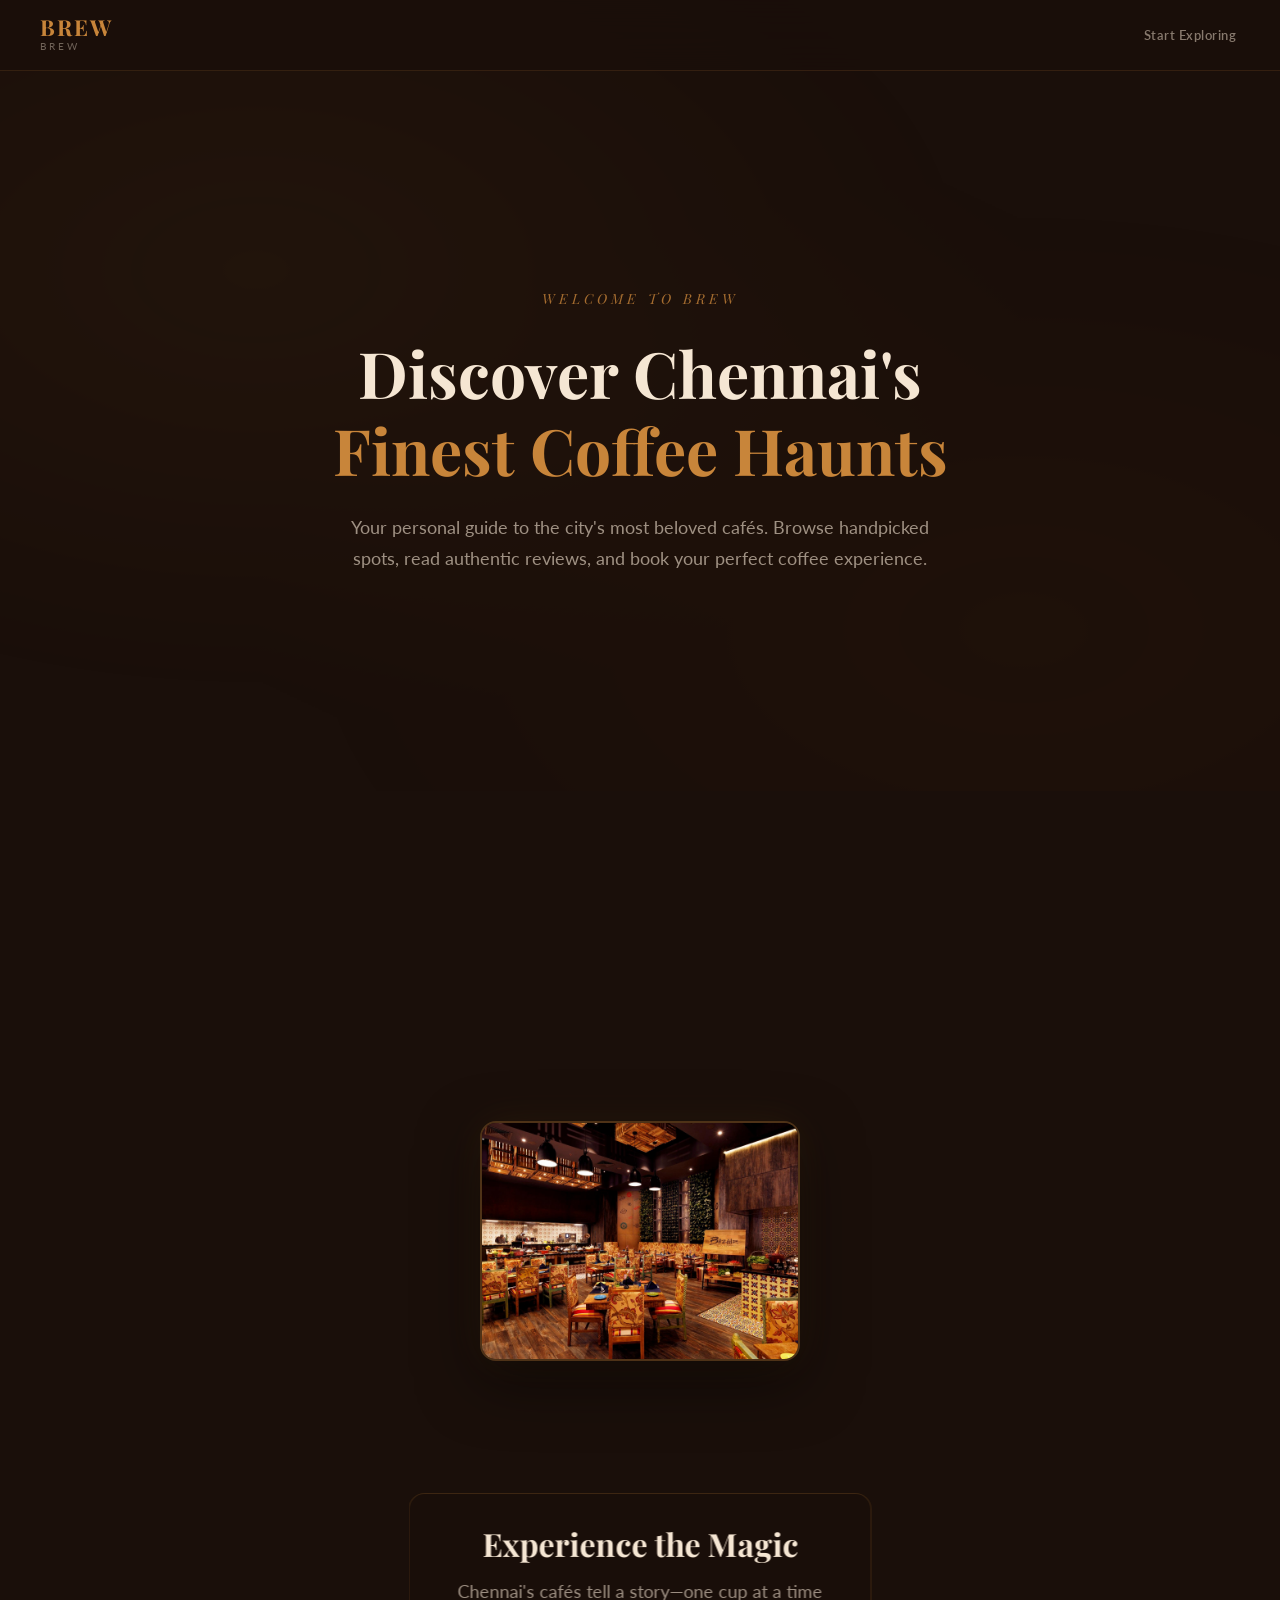
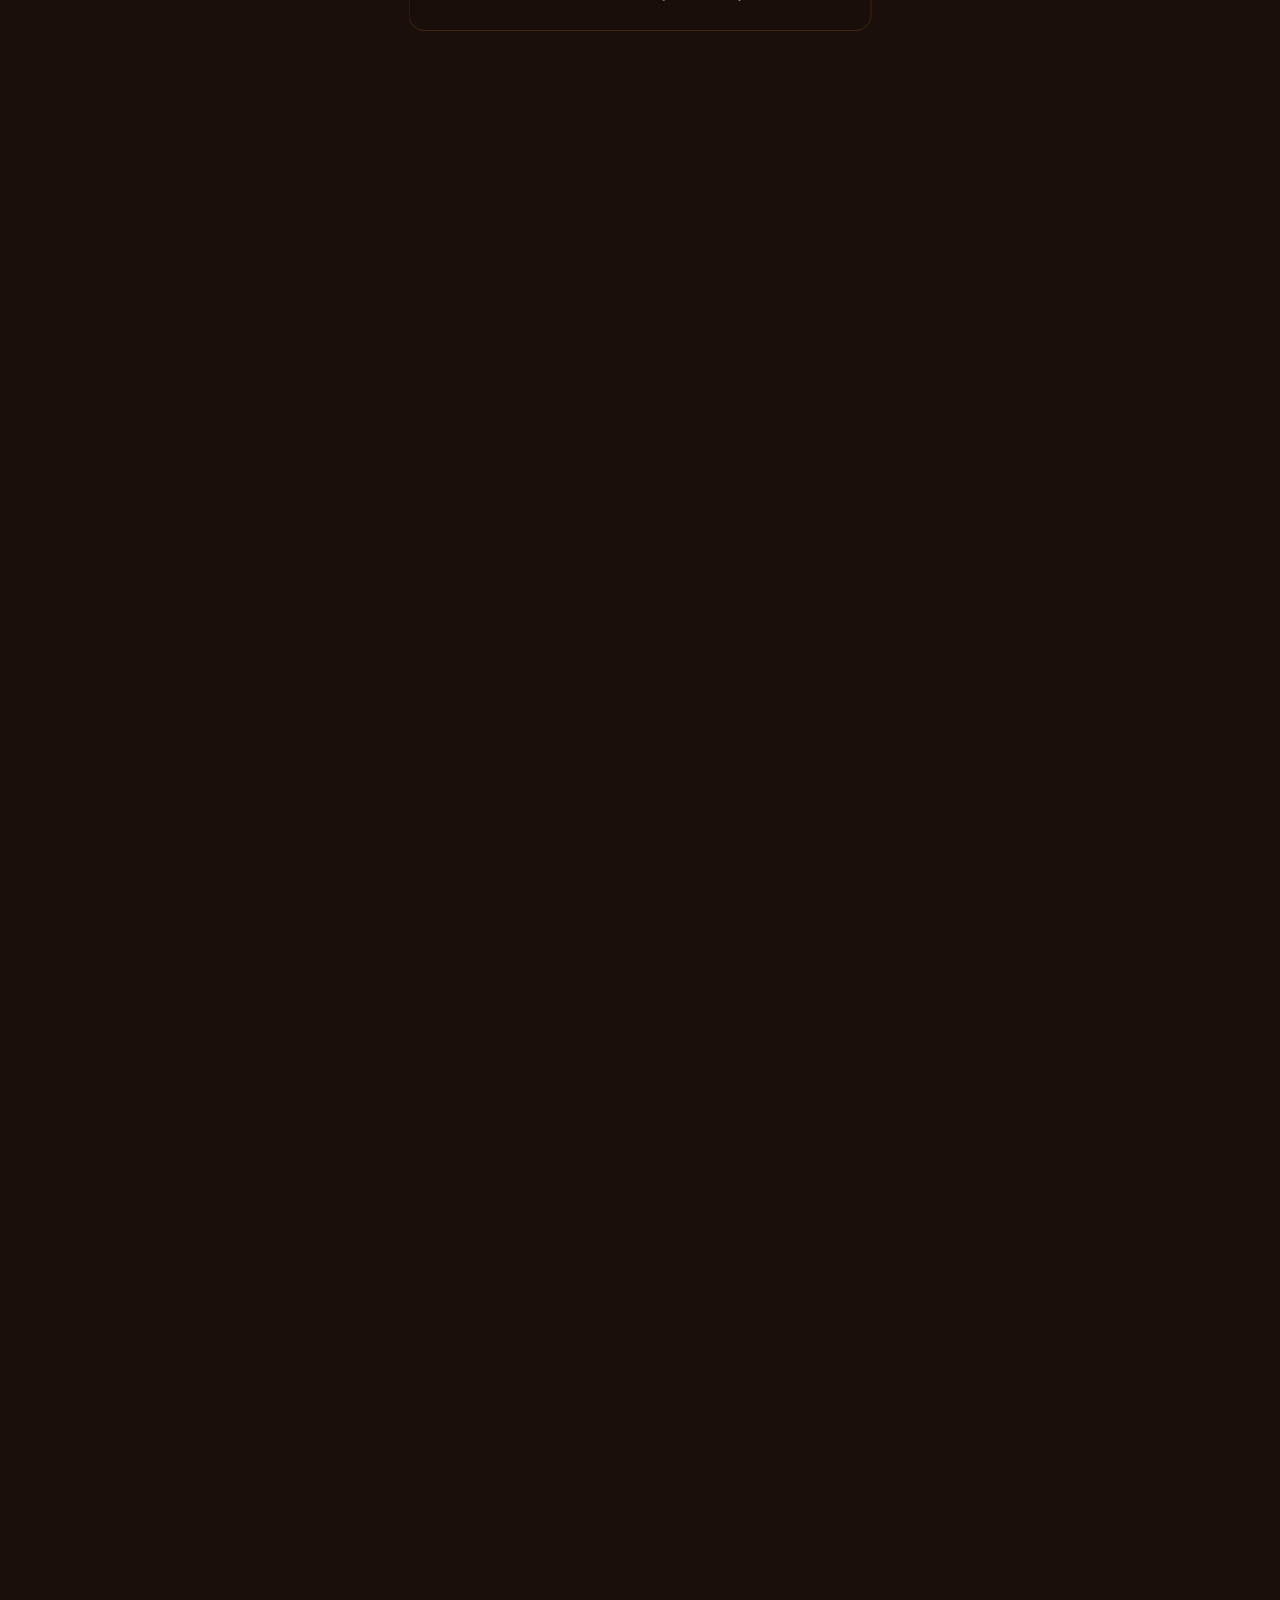
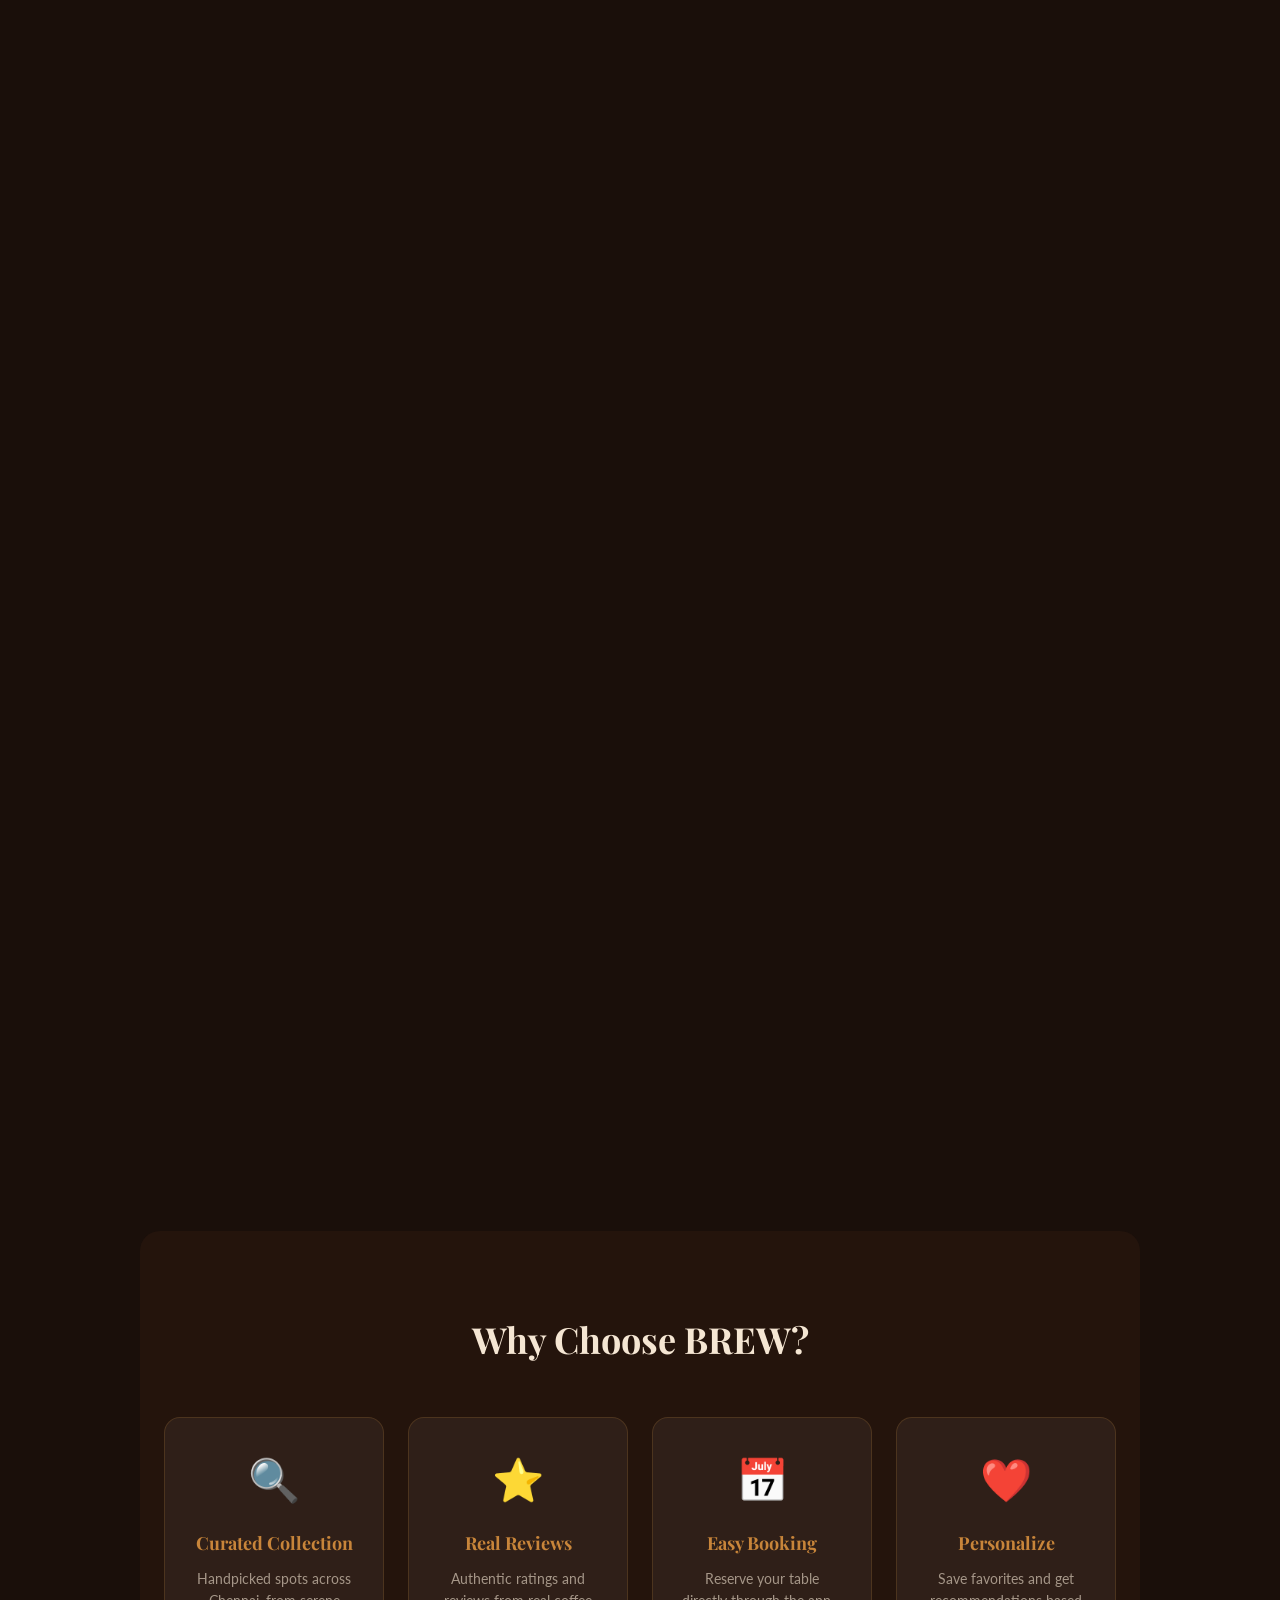
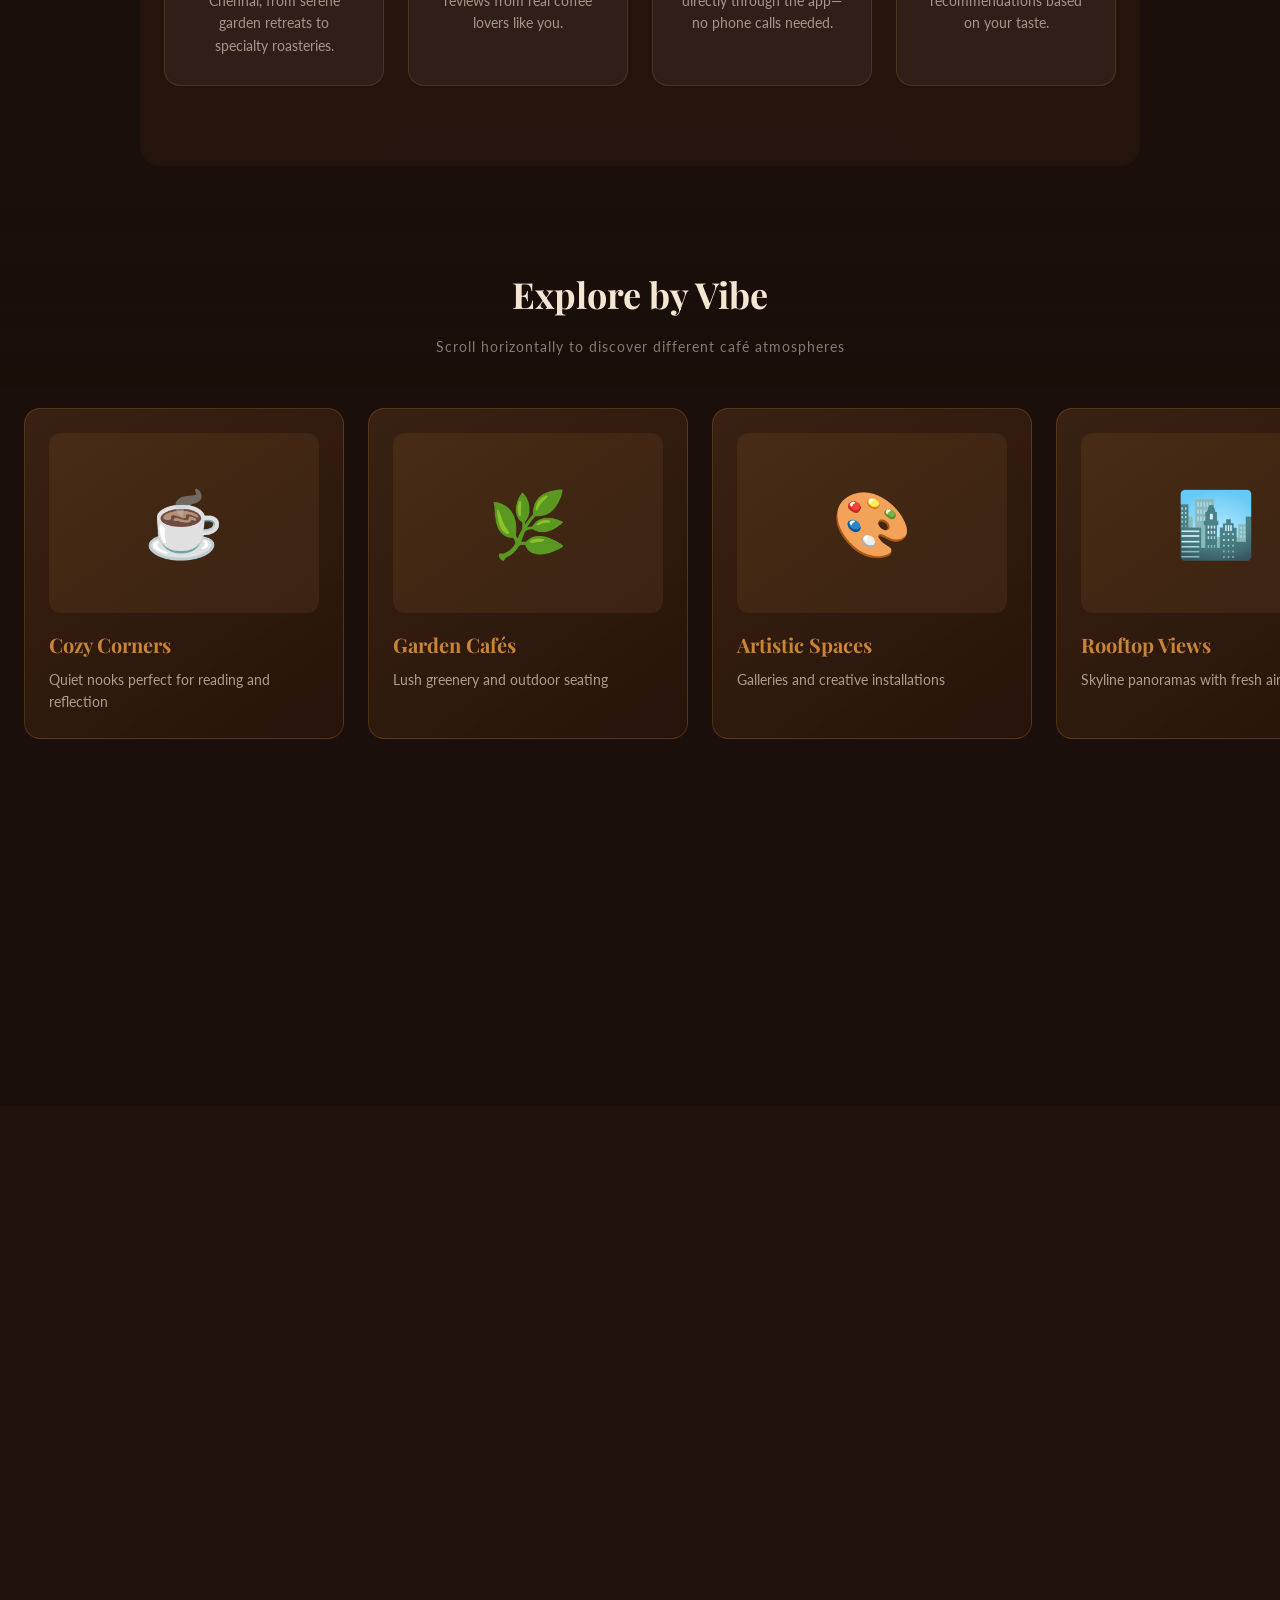
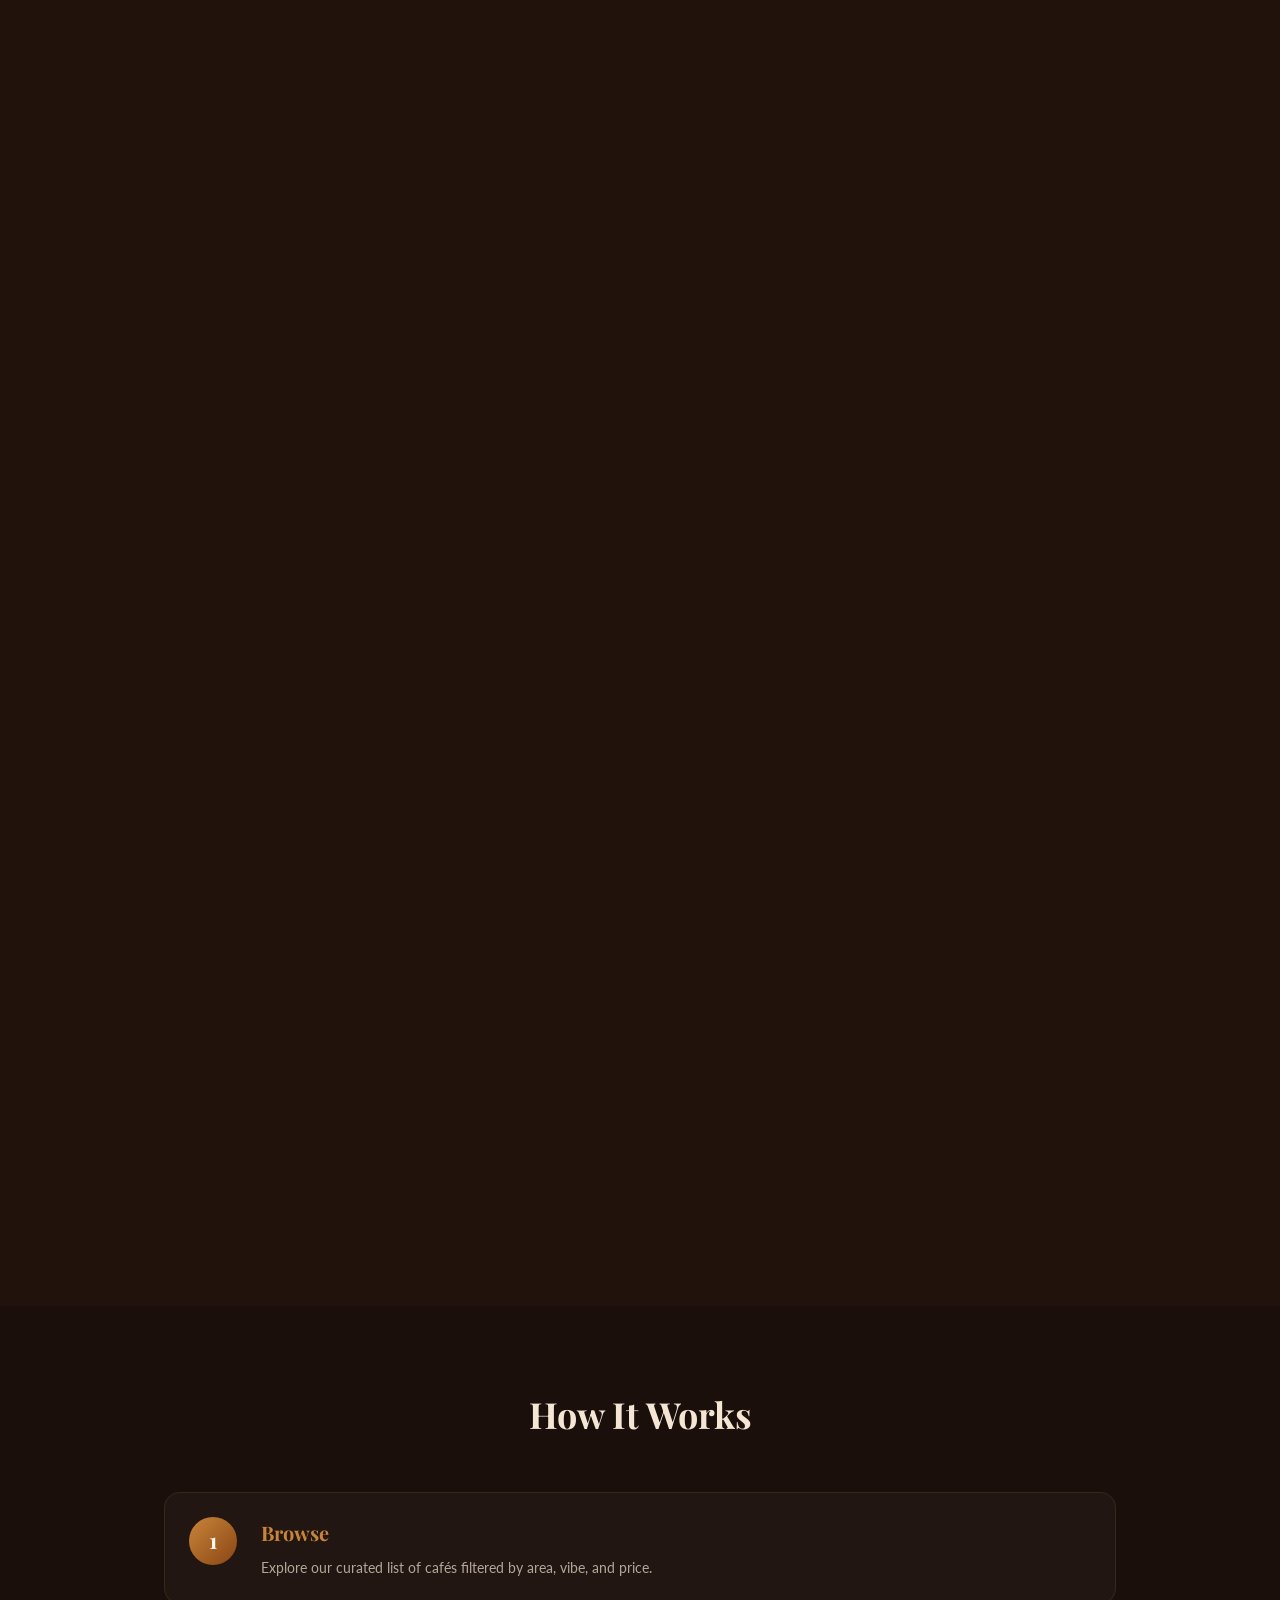
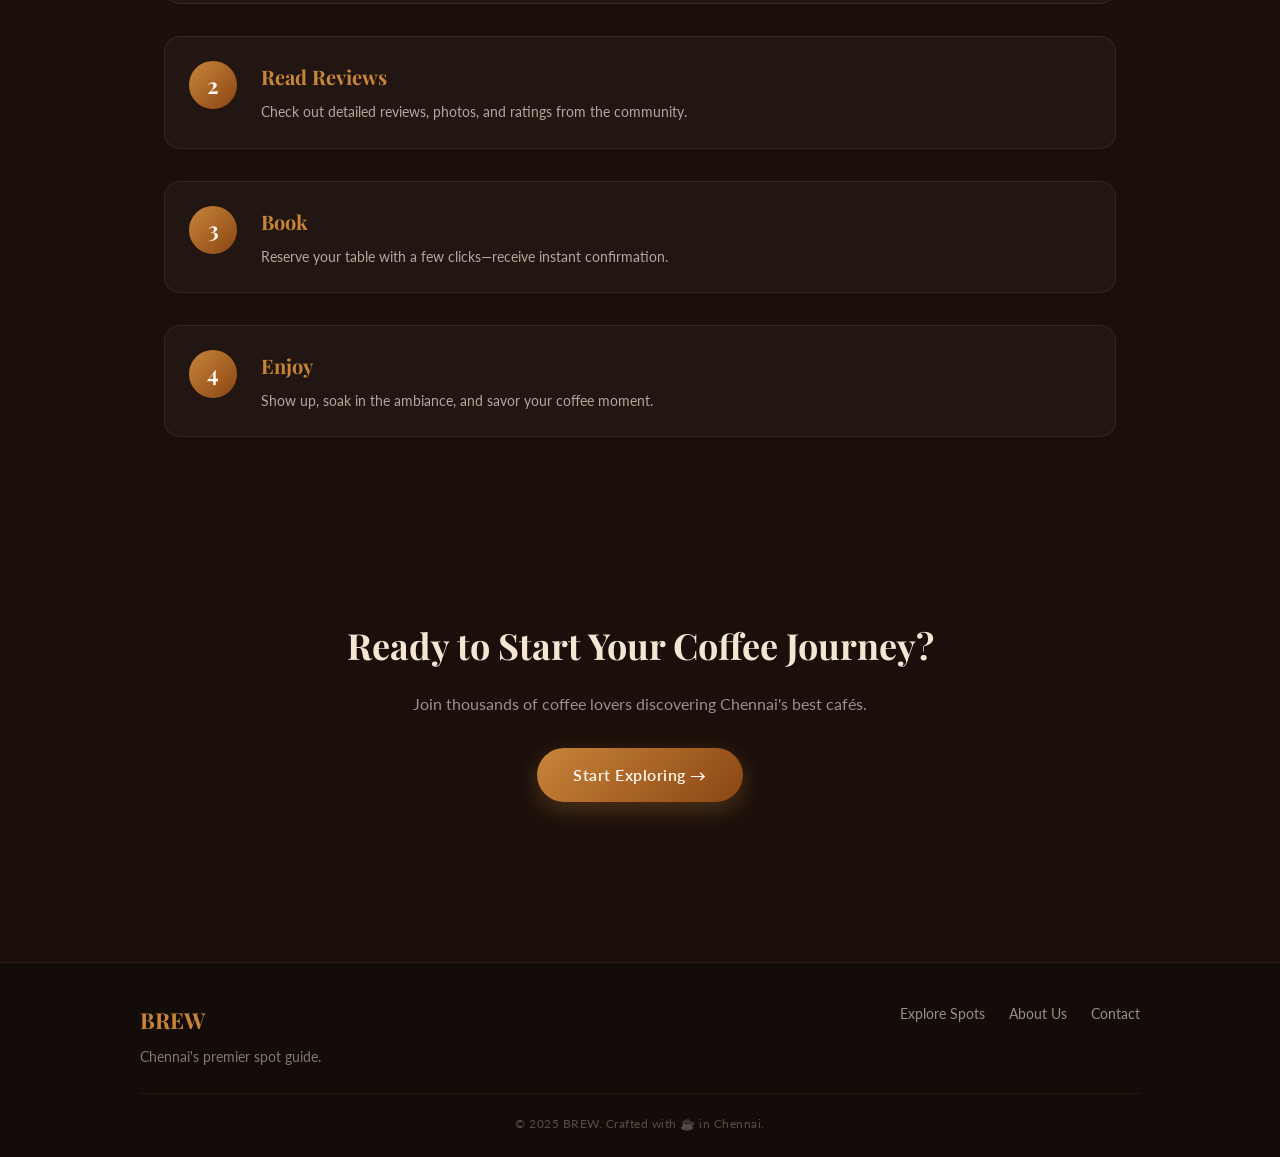
<file: index.html>
<!DOCTYPE html>
<html lang="en">
<head>
  <meta charset="UTF-8" />
  <meta name="viewport" content="width=device-width, initial-scale=1.0" />
  <title>BREW — Discover Chennai's Best Spots</title>
  <link href="https://fonts.googleapis.com/css2?family=Playfair+Display:ital,wght@0,400;0,700;1,400&family=Lato:wght@300;400;700&display=swap" rel="stylesheet" />
  <link rel="stylesheet" href="styles.css" />
</head>
<body>
<div id="bg-deco"></div>

<!-- Header -->
<header>
  <a href="index.html" class="header-logo">
    <svg class="w-8 h-8" fill="currentColor" viewBox="0 0 24 24" aria-hidden="true">
      <path d="M2 21v-2.258l.316-2.632C3.604 15.518 4 14.392 4 13.186 4 7.365 8.363 3 13.318 3c4.562 0 8.249 3.898 8.249 8.724 0 4.297-3.422 7.802-8.001 8.462v2.112h-1.56V21H2zm2-4h14.959l.881-7.375C18.258 9.461 18 8.653 18 7.746 18 4.12 14.366 1 10.097 1S2.196 4.12 2 7.746c0 .908.258 1.715.719 2.38L4 17z"/>
    </svg>
    <div>
      <h1>BREW</h1>
      <span>BREW</span>
    </div>
  </a>
  <nav class="header-nav">
    <a href="discover.html" class="nav-link">Start Exploring</a>
  </nav>
</header>

<main>
  <!-- Hero Section -->
  <section id="hero" class="home-hero">
    <p class="eyebrow">WELCOME TO BREW</p>
    <h1>Discover Chennai's<br><span>Finest Coffee Haunts</span></h1>
    <p class="home-hero-sub">
      Your personal guide to the city's most beloved cafés.
      Browse handpicked spots, read authentic reviews, and book your perfect coffee experience.
    </p>
  </section>

  <!-- Full-Screen Image Expansion Section -->
  <section id="featured-expansion" class="featured-expansion-section">
    <div class="expansion-container">
      <div class="expansion-pinned">
        <div class="featured-image-wrapper">
          <img src="images/cafe_001.jpg" alt="Featured Café" class="featured-image" />
        </div>
        <div class="featured-caption">
          <h2>Experience the Magic</h2>
          <p>Chennai's cafés tell a story—one cup at a time</p>
        </div>
      </div>
    </div>
  </section>

  <!-- Features Section -->
  <section id="features" class="home-features">
    <h2>Why Choose BREW?</h2>
    <div class="features-grid">
      <div class="feature-card">
        <div class="feature-icon">🔍</div>
        <h3>Curated Collection</h3>
        <p>Handpicked spots across Chennai, from serene garden retreats to specialty roasteries.</p>
      </div>
      <div class="feature-card">
        <div class="feature-icon">⭐</div>
        <h3>Real Reviews</h3>
        <p>Authentic ratings and reviews from real coffee lovers like you.</p>
      </div>
      <div class="feature-card">
        <div class="feature-icon">📅</div>
        <h3>Easy Booking</h3>
        <p>Reserve your table directly through the app—no phone calls needed.</p>
      </div>
      <div class="feature-card">
        <div class="feature-icon">❤️</div>
        <h3>Personalize</h3>
        <p>Save favorites and get recommendations based on your taste.</p>
      </div>
    </div>
  </section>

  <!-- Horizontal Gallery Section (Sticky) -->
  <section id="gallery" class="home-gallery-section">
    <div class="gallery-container">
      <!-- Pinned header -->
      <div class="gallery-pinned">
        <h2>Explore by Vibe</h2>
        <p>Scroll horizontally to discover different café atmospheres</p>
      </div>
      <!-- Horizontal scrolling track -->
      <div class="gallery-wrapper">
        <div class="gallery-track">
          <div class="gallery-card" style="--card-index: 0">
            <div class="gallery-image">☕</div>
            <h3>Cozy Corners</h3>
            <p>Quiet nooks perfect for reading and reflection</p>
          </div>
          <div class="gallery-card" style="--card-index: 1">
            <div class="gallery-image">🌿</div>
            <h3>Garden Cafés</h3>
            <p>Lush greenery and outdoor seating</p>
          </div>
          <div class="gallery-card" style="--card-index: 2">
            <div class="gallery-image">🎨</div>
            <h3>Artistic Spaces</h3>
            <p>Galleries and creative installations</p>
          </div>
          <div class="gallery-card" style="--card-index: 3">
            <div class="gallery-image">🏙️</div>
            <h3>Rooftop Views</h3>
            <p>Skyline panoramas with fresh air</p>
          </div>
          <div class="gallery-card" style="--card-index: 4">
            <div class="gallery-image">☕</div>
            <h3>Specialty Roasters</h3>
            <p>Single-origin and craft brews</p>
          </div>
          <div class="gallery-card" style="--card-index: 5">
            <div class="gallery-image">💼</div>
            <h3>Work-Friendly</h3>
            <p>WiFi, power outlets, and spacious tables</p>
          </div>
        </div>
      </div>
    </div>
  </section>

  <!-- How It Works Section -->
  <section id="how-it-works" class="home-steps">
    <h2>How It Works</h2>
    <div class="steps-container">
      <div class="step">
        <div class="step-number">1</div>
        <div class="step-content">
          <h3>Browse</h3>
          <p>Explore our curated list of cafés filtered by area, vibe, and price.</p>
        </div>
      </div>
      <div class="step">
        <div class="step-number">2</div>
        <div class="step-content">
          <h3>Read Reviews</h3>
          <p>Check out detailed reviews, photos, and ratings from the community.</p>
        </div>
      </div>
      <div class="step">
        <div class="step-number">3</div>
        <div class="step-content">
          <h3>Book</h3>
          <p>Reserve your table with a few clicks—receive instant confirmation.</p>
        </div>
      </div>
      <div class="step">
        <div class="step-number">4</div>
        <div class="step-content">
          <h3>Enjoy</h3>
          <p>Show up, soak in the ambiance, and savor your coffee moment.</p>
        </div>
      </div>
    </div>
  </section>

  <!-- Call to Action -->
  <section id="cta" class="home-cta">
    <h2>Ready to Start Your Coffee Journey?</h2>
    <p>Join thousands of coffee lovers discovering Chennai's best cafés.</p>
    <a href="discover.html" class="cta-button">Start Exploring →</a>
  </section>
</main>

<!-- Footer -->
<footer class="home-footer">
  <div class="footer-content">
    <div class="footer-brand">
      <h3>BREW</h3>
      <p>Chennai's premier spot guide.</p>
    </div>
    <div class="footer-links">
      <a href="discover.html">Explore Spots</a>
      <a href="about.html">About Us</a>
      <a href="contact.html">Contact</a>
    </div>
  </div>
  <div class="footer-bottom">
    <p>&copy; 2025 BREW. Crafted with ☕ in Chennai.</p>
  </div>
</footer>

<script src="home.js"></script>
</body>
</html>
</file>
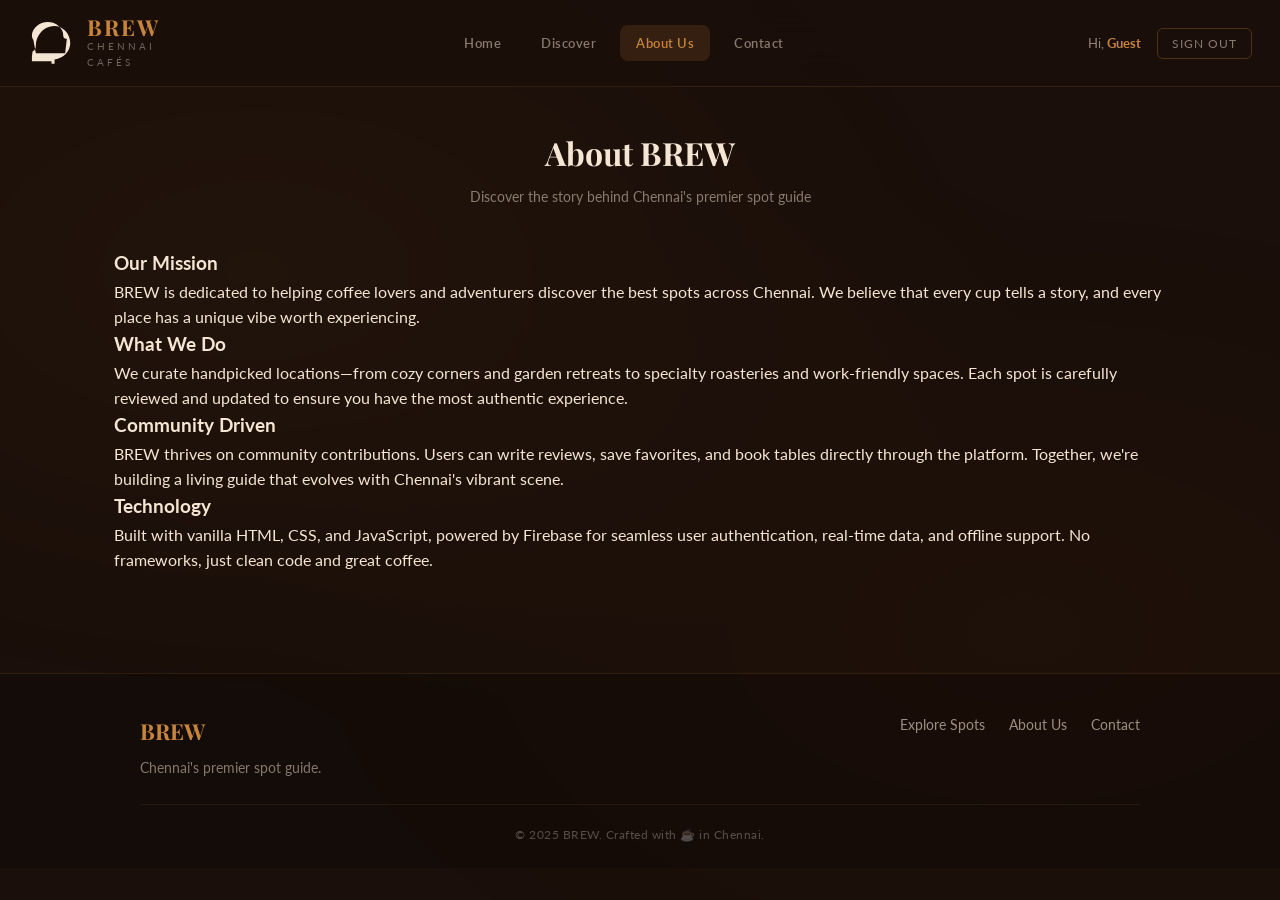
<file: about.html>
<!DOCTYPE html>
<html lang="en">
<head>
  <meta charset="UTF-8" />
  <meta name="viewport" content="width=device-width, initial-scale=1.0" />
  <title>About Us — BREW</title>
  <link href="https://fonts.googleapis.com/css2?family=Playfair+Display:ital,wght@0,400;0,700;1,400&family=Lato:wght@300;400;700&display=swap" rel="stylesheet" />
  <link rel="stylesheet" href="styles.css" />
</head>
<body>
<div id="bg-deco"></div>

<!-- Header -->
<header>
  <a href="index.html" class="header-logo">
    <svg class="w-8 h-8" fill="currentColor" viewBox="0 0 24 24" aria-hidden="true">
      <path d="M2 21v-2.258l.316-2.632C3.604 15.518 4 14.392 4 13.186 4 7.365 8.363 3 13.318 3c4.562 0 8.249 3.898 8.249 8.724 0 4.297-3.422 7.802-8.001 8.462v2.112h-1.56V21H2zm2-4h14.959l.881-7.375C18.258 9.461 18 8.653 18 7.746 18 4.12 14.366 1 10.097 1S2.196 4.12 2 7.746c0 .908.258 1.715.719 2.38L4 17z"/>
    </svg>
    <div>
      <h1>BREW</h1>
      <span>CHENNAI CAFÉS</span>
    </div>
  </a>
  <nav class="header-nav">
    <a href="index.html" class="nav-link">Home</a>
    <a href="discover.html" class="nav-link">Discover</a>
    <a href="about.html" class="nav-link active">About Us</a>
    <a href="contact.html" class="nav-link">Contact</a>
  </nav>
  <div class="header-right">
    <p class="welcome-txt">Hi, <strong id="user-display">Guest</strong></p>
    <button class="signout-btn" onclick="signOut()">SIGN OUT</button>
  </div>
</header>

<main class="page-container">
  <div class="page-header">
    <h2>About BREW</h2>
    <p>Discover the story behind Chennai's premier spot guide</p>
  </div>

  <section class="about-section">
    <div class="about-content">
      <h3>Our Mission</h3>
      <p>BREW is dedicated to helping coffee lovers and adventurers discover the best spots across Chennai. We believe that every cup tells a story, and every place has a unique vibe worth experiencing.</p>
    </div>

    <div class="about-content">
      <h3>What We Do</h3>
      <p>We curate handpicked locations—from cozy corners and garden retreats to specialty roasteries and work-friendly spaces. Each spot is carefully reviewed and updated to ensure you have the most authentic experience.</p>
    </div>

    <div class="about-content">
      <h3>Community Driven</h3>
      <p>BREW thrives on community contributions. Users can write reviews, save favorites, and book tables directly through the platform. Together, we're building a living guide that evolves with Chennai's vibrant scene.</p>
    </div>

    <div class="about-content">
      <h3>Technology</h3>
      <p>Built with vanilla HTML, CSS, and JavaScript, powered by Firebase for seamless user authentication, real-time data, and offline support. No frameworks, just clean code and great coffee.</p>
    </div>
  </section>
</main>

<footer class="home-footer">
  <div class="footer-content">
    <div class="footer-brand">
      <h3>BREW</h3>
      <p>Chennai's premier spot guide.</p>
    </div>
    <div class="footer-links">
      <a href="discover.html">Explore Spots</a>
      <a href="about.html">About Us</a>
      <a href="contact.html">Contact</a>
    </div>
  </div>
  <div class="footer-bottom">
    <p>&copy; 2025 BREW. Crafted with ☕ in Chennai.</p>
  </div>
</footer>

<script src="firebase-compat-config.js"></script>
<script src="auth.js"></script>
</body>
</html>
</file>
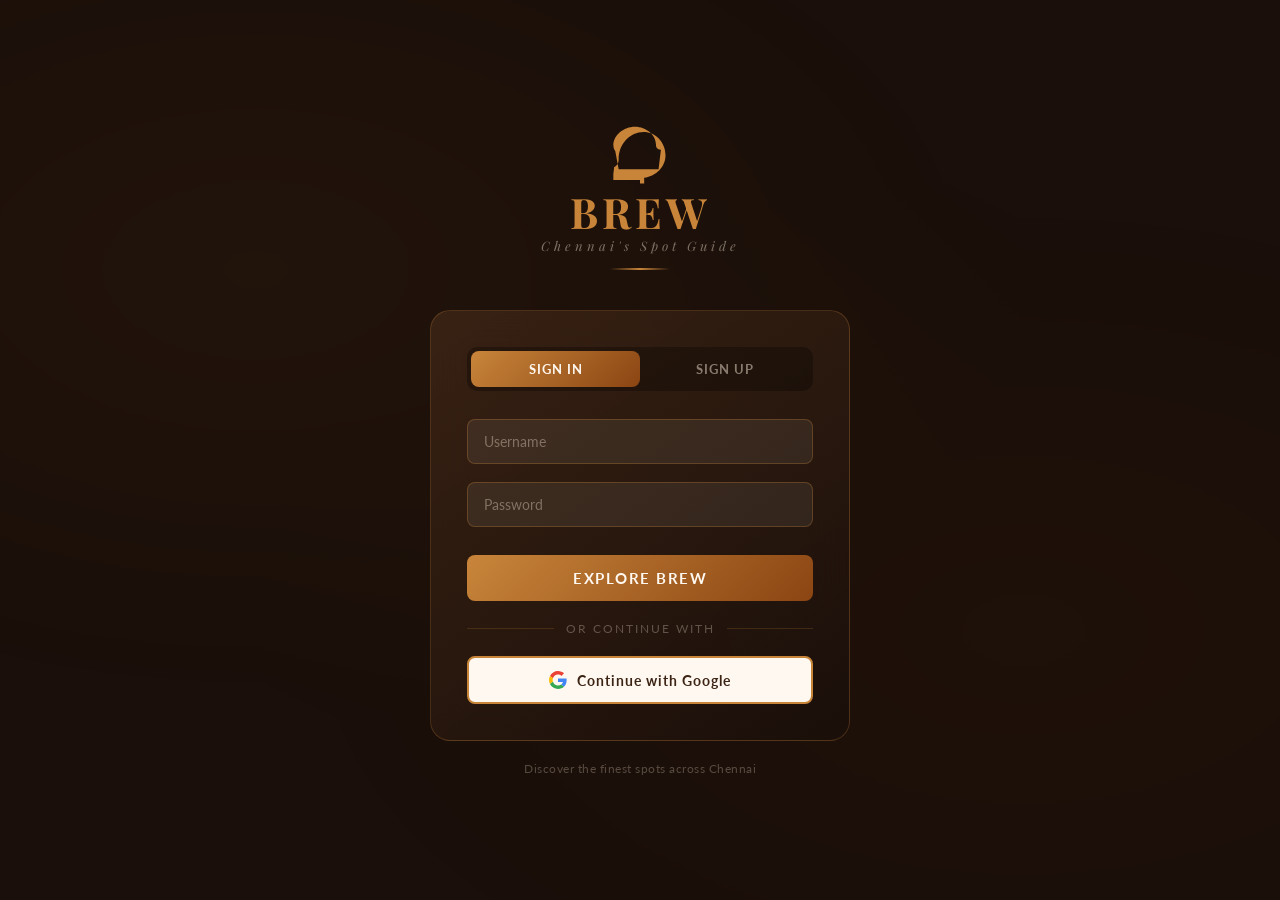
<file: brew.html>
<!DOCTYPE html>
<html lang="en">
<head>
  <meta charset="UTF-8" />
  <meta name="viewport" content="width=device-width, initial-scale=1.0" />
  <title>BREW — Chennai's Spot Guide</title>
  <link href="https://fonts.googleapis.com/css2?family=Playfair+Display:ital,wght@0,400;0,700;1,400&family=Lato:wght@300;400;700&display=swap" rel="stylesheet" />
  <style>
    *, *::before, *::after { box-sizing: border-box; margin: 0; padding: 0; }
    html, body { height: 100%; }

    :root {
      --color-primary: #C8853A;
      --color-background: #1A0F0A;
      --color-text: #F5E6D3;
      --color-border: rgba(200,133,58,0.3);
    }

    body { font-family: 'Lato', sans-serif; background: var(--color-background); color: var(--color-text); min-height: 100vh; }

    /* Icon utilities */
    .icon-coffee { width: 24px; height: 24px; display: inline-flex; align-items: center; justify-content: center; color: var(--color-primary); }
    .icon-coffee-lg { width: 42px; height: 42px; }
    .icon-coffee-xl { width: 64px; height: 64px; }

    /* Accessibility */
    :focus-visible { outline: 2px solid var(--color-primary); outline-offset: 2px; }

    .sr-only {
      position: absolute;
      width: 1px;
      height: 1px;
      padding: 0;
      margin: -1px;
      overflow: hidden;
      clip: rect(0, 0, 0, 0);
      white-space: nowrap;
      border: 0;
    }

    @media (prefers-reduced-motion: reduce) {
      *, *::before, *::after {
        animation-duration: 0.01ms !important;
        animation-iteration-count: 1 !important;
        transition-duration: 0.01ms !important;
        scroll-behavior: auto !important;
      }
    }

    ::-webkit-scrollbar { width: 6px; }
    ::-webkit-scrollbar-track { background: #1A0F0A; }
    ::-webkit-scrollbar-thumb { background: rgba(200,133,58,0.4); border-radius: 3px; }

    /* BG decoration */
    #bg-deco { position: fixed; inset: 0; pointer-events: none; z-index: 0; opacity: 0.045; background: radial-gradient(ellipse 60% 50% at 20% 30%, #C8853A, transparent), radial-gradient(ellipse 60% 50% at 80% 70%, #8B4513, transparent); }

    /* ===== AUTH ===== */
    #auth-page { position: relative; z-index: 1; min-height: 100vh; display: flex; align-items: center; justify-content: center; padding: 20px; }
    .auth-wrap { width: 100%; max-width: 420px; }
    .auth-logo { text-align: center; margin-bottom: 40px; }
    .auth-logo .cup { font-size: 52px; margin-bottom: 8px; }
    .auth-logo h1 { font-family: 'Playfair Display', serif; font-size: 42px; color: #C8853A; letter-spacing: 4px; line-height: 1; }
    .auth-logo p { font-family: 'Playfair Display', serif; font-style: italic; color: rgba(245,230,211,0.45); font-size: 13px; letter-spacing: 4px; margin-top: 4px; }
    .auth-logo .divider-line { width: 60px; height: 2px; background: linear-gradient(90deg, transparent, #C8853A, transparent); margin: 14px auto 0; }
    .auth-card { background: linear-gradient(145deg, rgba(60,36,21,0.88), rgba(26,15,10,0.96)); border: 1px solid rgba(200,133,58,0.25); border-radius: 20px; padding: 36px; backdrop-filter: blur(20px); }
    .toggle-bar { display: flex; background: rgba(0,0,0,0.3); border-radius: 10px; padding: 4px; margin-bottom: 28px; }
    .toggle-btn { flex: 1; padding: 10px; border: none; border-radius: 8px; cursor: pointer; font-family: 'Lato', sans-serif; font-size: 13px; font-weight: 700; letter-spacing: 1px; text-transform: uppercase; transition: all 0.3s; background: transparent; color: rgba(245,230,211,0.5); }
    .toggle-btn.active { background: linear-gradient(135deg, #C8853A, #8B4513); color: #FFF8F0; }
    .fields { display: flex; flex-direction: column; gap: 14px; }
    .field-wrap { display: flex; flex-direction: column; gap: 4px; }
    .input-field { background: rgba(255,248,240,0.07); border: 1px solid rgba(200,133,58,0.3); border-radius: 8px; padding: 13px 16px; color: #F5E6D3; font-size: 14px; font-family: 'Lato', sans-serif; width: 100%; outline: none; transition: all 0.3s; }
    .input-field:focus { border-color: #C8853A; background: rgba(255,248,240,0.12); box-shadow: 0 0 0 3px rgba(200,133,58,0.15); }
    .input-field::placeholder { color: rgba(245,230,211,0.38); }
    .input-field.error { border-color: #E05C5C; }
    .err-msg { color: #E05C5C; font-size: 11px; font-family: 'Lato', sans-serif; }
    .brew-btn { background: linear-gradient(135deg, #C8853A, #8B4513); color: #FFF8F0; border: none; border-radius: 8px; padding: 14px 32px; font-size: 15px; font-family: 'Lato', sans-serif; font-weight: 700; letter-spacing: 1.5px; text-transform: uppercase; cursor: pointer; transition: all 0.3s; width: 100%; margin-top: 24px; }
    .brew-btn:hover { transform: translateY(-2px); box-shadow: 0 8px 25px rgba(200,133,58,0.4); background: linear-gradient(135deg, #E09A50, #A0522D); }
    .divider-or { display: flex; align-items: center; gap: 12px; color: rgba(245,230,211,0.3); font-size: 12px; letter-spacing: 2px; margin: 20px 0; }
    .divider-or::before, .divider-or::after { content: ''; flex: 1; height: 1px; background: rgba(200,133,58,0.2); }
    .google-btn { background: #FFF8F0; color: #3C2415; border: 2px solid #C8853A; border-radius: 8px; padding: 13px 32px; font-size: 14px; font-family: 'Lato', sans-serif; font-weight: 700; letter-spacing: 1px; cursor: pointer; transition: all 0.3s; width: 100%; display: flex; align-items: center; justify-content: center; gap: 10px; }
    .google-btn:hover { background: #FFF0DC; transform: translateY(-1px); box-shadow: 0 6px 20px rgba(200,133,58,0.2); }
    .auth-footer { text-align: center; margin-top: 20px; font-size: 12px; color: rgba(245,230,211,0.28); letter-spacing: 0.5px; }

    /* ===== CAFES PAGE ===== */
    #cafes-page { position: relative; z-index: 1; min-height: 100vh; display: none; }
    header { border-bottom: 1px solid rgba(200,133,58,0.15); padding: 16px 28px; display: flex; align-items: center; justify-content: space-between; background: rgba(26,15,10,0.85); backdrop-filter: blur(20px); position: sticky; top: 0; z-index: 50; }
    .header-logo { display: flex; align-items: center; gap: 12px; }
    .header-logo h1 { font-family: 'Playfair Display', serif; font-size: 22px; color: #C8853A; letter-spacing: 2px; line-height: 1; }
    .header-logo span { font-size: 10px; color: rgba(245,230,211,0.4); letter-spacing: 3px; display: block; }
    .header-nav a { padding: 8px 16px; border-radius: 8px; font-size: 13px; font-weight: 600; letter-spacing: 0.5px; color: rgba(245,230,211,0.5); transition: all 0.3s; cursor: pointer; }
    .header-nav a:hover { color: #C8853A; background: rgba(200,133,58,0.1); }
    .header-nav a:focus-visible { outline: 2px solid #C8853A; outline-offset: 2px; }
    .header-nav a.active { color: #C8853A; background: rgba(200,133,58,0.15); }
    .header-right { display: flex; align-items: center; gap: 16px; }
    .welcome-txt { font-size: 13px; color: rgba(245,230,211,0.55); }
    .welcome-txt strong { color: #C8853A; }
    .signout-btn { background: transparent; border: 1px solid rgba(200,133,58,0.3); color: rgba(245,230,211,0.5); border-radius: 6px; padding: 7px 14px; cursor: pointer; font-family: 'Lato', sans-serif; font-size: 12px; letter-spacing: 1px; transition: all 0.3s; }
    .signout-btn:hover { border-color: #C8853A; color: #C8853A; }
    .signout-btn:focus-visible { outline: 2px solid #C8853A; outline-offset: 2px; }
    .hero { padding: 48px 24px 28px; text-align: center; max-width: 700px; margin: 0 auto; }
    .hero .eyebrow { font-family: 'Playfair Display', serif; font-style: italic; color: rgba(200,133,58,0.7); font-size: 13px; letter-spacing: 4px; margin-bottom: 12px; }
    .hero h2 { font-family: 'Playfair Display', serif; font-size: clamp(26px, 5vw, 44px); font-weight: 700; color: #F5E6D3; line-height: 1.2; margin-bottom: 12px; }
    .hero h2 span { color: #C8853A; }
    .hero p { font-size: 15px; color: rgba(245,230,211,0.5); line-height: 1.7; }
    .controls { max-width: 1100px; margin: 0 auto; padding: 0 24px 24px; }
    .search-box { background: rgba(255,248,240,0.07); border: 1.5px solid var(--color-border); border-radius: 50px; padding: 13px 22px; color: var(--color-text); font-size: 14px; font-family: 'Lato', sans-serif; outline: none; transition: all 0.3s; width: 100%; max-width: 480px; margin-bottom: 18px; cursor: pointer; }
    .search-box:focus { border-color: var(--color-primary); background: rgba(255,248,240,0.1); box-shadow: 0 0 0 3px rgba(200,133,58,0.12); }
    .search-box:focus-visible { outline: 2px solid var(--color-primary); outline-offset: 2px; }
    .search-box::placeholder { color: rgba(245,230,211,0.33); }
    .area-pills { display: flex; gap: 10px; flex-wrap: wrap; }
    .area-pill { padding: 8px 18px; border-radius: 25px; font-family: 'Lato', sans-serif; font-size: 13px; font-weight: 700; letter-spacing: 0.5px; cursor: pointer; transition: all 0.25s; border: 1.5px solid var(--color-border); background: transparent; color: rgba(245,230,211,0.55); }
    .area-pill.active { background: linear-gradient(135deg, #C8853A, #8B4513); border-color: transparent; color: #FFF8F0; box-shadow: 0 4px 15px rgba(200,133,58,0.3); }
    .area-pill:hover:not(.active) { border-color: #C8853A; color: #C8853A; }
    .area-pill:focus-visible { outline: 2px solid var(--color-primary); outline-offset: 2px; }
    .result-count { font-size: 12px; color: rgba(245,230,211,0.3); margin-top: 14px; letter-spacing: 1px; }
    .grid { max-width: 1100px; margin: 0 auto; padding: 0 24px 60px; display: grid; grid-template-columns: repeat(auto-fill, minmax(300px, 1fr)); gap: 20px; }
    .cafe-card { background: linear-gradient(145deg, rgba(60,36,21,0.9), rgba(40,20,10,0.95)); border: 1px solid rgba(200,133,58,0.2); border-radius: 16px; padding: 24px; cursor: pointer; transition: all 0.35s; position: relative; overflow: hidden; }
    .cafe-card-image {
      width: calc(100% + 48px);
      height: 180px;
      margin: -24px -24px 16px -24px;
      overflow: hidden;
      border-radius: 16px 16px 0 0;
    }
    .cafe-card-image img {
      width: 100%;
      height: 100%;
      object-fit: cover;
      display: block;
    }
    .cafe-card::before { content: ''; position: absolute; top: 0; left: 0; right: 0; height: 3px; background: linear-gradient(90deg, transparent, rgba(200,133,58,0.8), transparent); opacity: 0; transition: opacity 0.3s; }
    .cafe-card:hover { transform: translateY(-4px); border-color: rgba(200,133,58,0.5); box-shadow: 0 20px 50px rgba(0,0,0,0.5), 0 0 30px rgba(200,133,58,0.1); }
    .cafe-card:hover::before { opacity: 1; }
    .cafe-card:focus-visible { outline: 2px solid var(--color-primary); outline-offset: 4px; }
    .card-top { display: flex; justify-content: space-between; align-items: flex-start; margin-bottom: 14px; }
    .card-icon { width: 52px; height: 52px; border-radius: 14px; display: flex; align-items: center; justify-content: center; font-size: 24px; }
    .card-rating { text-align: right; }
    .card-rating .stars { color: #C8853A; font-size: 14px; letter-spacing: 1px; }
    .card-rating .rev-count { font-size: 11px; color: rgba(245,230,211,0.38); margin-top: 2px; }
    .card-name { font-family: 'Playfair Display', serif; font-size: 18px; color: #F5E6D3; margin-bottom: 4px; line-height: 1.3; }
    .card-meta { font-size: 12px; color: #C8853A; margin-bottom: 10px; letter-spacing: 0.5px; }
    .card-desc { font-size: 13px; color: rgba(245,230,211,0.6); line-height: 1.6; margin-bottom: 16px; }
    .tags { display: flex; flex-wrap: wrap; gap: 6px; margin-bottom: 14px; }
    .tag { background: rgba(200,133,58,0.13); border: 1px solid rgba(200,133,58,0.3); color: #C8853A; border-radius: 20px; padding: 3px 10px; font-size: 11px; letter-spacing: 0.5px; }
    .card-footer { border-top: 1px solid rgba(200,133,58,0.1); padding-top: 12px; display: flex; justify-content: space-between; align-items: center; }
    .card-hours { font-size: 11px; color: rgba(245,230,211,0.33); letter-spacing: 0.5px; }
    .card-view { font-size: 11px; color: #C8853A; letter-spacing: 1px; }
    .empty-state { grid-column: 1 / -1; text-align: center; padding: 80px 20px; }
    .empty-state .cup { font-size: 48px; margin-bottom: 16px; }
    .empty-state h3 { font-family: 'Playfair Display', serif; font-size: 20px; color: rgba(245,230,211,0.4); }
    .empty-state p { font-size: 13px; color: rgba(245,230,211,0.23); margin-top: 8px; }

    /* ===== MODAL ===== */
    #modal-overlay { position: fixed; inset: 0; background: rgba(0,0,0,0.85); backdrop-filter: blur(8px); z-index: 100; display: none; align-items: center; justify-content: center; padding: 20px; animation: fadeIn 0.2s ease; }
    #modal-overlay.open { display: flex; }
    .modal-box { background: linear-gradient(145deg, #2D1810, #1A0F0A); border: 1px solid rgba(200,133,58,0.35); border-radius: 20px; padding: 36px; max-width: 500px; width: 100%; position: relative; animation: slideUp 0.3s ease; max-height: 85vh; overflow-y: auto; }
    .modal-close { position: absolute; top: 16px; right: 16px; background: rgba(200,133,58,0.15); border: 1px solid rgba(200,133,58,0.3); color: #C8853A; width: 32px; height: 32px; border-radius: 50%; cursor: pointer; font-size: 16px; display: flex; align-items: center; justify-content: center; transition: all 0.3s; }
    .modal-close:hover { background: rgba(200,133,58,0.3); }
    .modal-cup { font-size: 42px; margin-bottom: 16px; }
    .modal-name { font-family: 'Playfair Display', serif; font-size: 26px; color: #F5E6D3; margin-bottom: 6px; }
    .modal-addr { font-size: 13px; color: #C8853A; margin-bottom: 16px; letter-spacing: 0.5px; }
    .modal-stats { display: flex; gap: 16px; margin-bottom: 20px; flex-wrap: wrap; }
    .stat-box { background: rgba(200,133,58,0.1); border: 1px solid rgba(200,133,58,0.2); border-radius: 10px; padding: 12px 18px; }
    .stat-label { font-size: 11px; color: rgba(245,230,211,0.38); letter-spacing: 1px; margin-bottom: 4px; text-transform: uppercase; }
    .stat-value { color: #C8853A; font-size: 16px; font-weight: 700; }
    .stat-sub { font-size: 11px; color: rgba(245,230,211,0.33); }
    .modal-desc { font-size: 14px; color: rgba(245,230,211,0.7); line-height: 1.7; margin-bottom: 20px; }
    .modal-vibes-label { font-size: 11px; color: rgba(245,230,211,0.38); letter-spacing: 2px; text-transform: uppercase; margin-bottom: 10px; }
    .modal-info { border-top: 1px solid rgba(200,133,58,0.15); padding-top: 18px; display: flex; flex-direction: column; gap: 10px; margin-top: 18px; }
    .modal-info-row { display: flex; align-items: center; gap: 10px; font-size: 13px; color: rgba(245,230,211,0.6); }

    /* ===== TOAST ===== */
    #toast { position: fixed; bottom: 30px; left: 50%; transform: translateX(-50%) translateY(20px); background: linear-gradient(135deg, #C8853A, #8B4513); color: #FFF8F0; padding: 14px 28px; border-radius: 50px; font-size: 14px; font-weight: 700; z-index: 999; opacity: 0; transition: all 0.3s ease; box-shadow: 0 8px 30px rgba(200,133,58,0.4); pointer-events: none; white-space: nowrap; }
    #toast.show { opacity: 1; transform: translateX(-50%) translateY(0); }

    @keyframes fadeIn { from { opacity: 0 } to { opacity: 1 } }
    @keyframes slideUp { from { transform: translateY(30px); opacity: 0 } to { transform: translateY(0); opacity: 1 } }

    @media (max-width: 600px) {
      header { padding: 12px 16px; }
      .header-right .welcome-txt { display: none; }
      .hero { padding: 32px 16px 20px; }
      .controls, .grid { padding-left: 16px; padding-right: 16px; }
    }
  </style>
</head>
<body>

<div id="bg-deco"></div>

<!-- ===== AUTH PAGE ===== -->
<div id="auth-page">
  <div class="auth-wrap">
    <div class="auth-logo">
      <svg class="icon-coffee icon-coffee-xl" fill="currentColor" viewBox="0 0 24 24" aria-hidden="true">
        <path d="M2 21v-2.258l.316-2.632C3.604 15.518 4 14.392 4 13.186 4 7.365 8.363 3 13.318 3c4.562 0 8.249 3.898 8.249 8.724 0 4.297-3.422 7.802-8.001 8.462v2.112h-1.56V21H2zm2-4h14.959l.881-7.375C18.258 9.461 18 8.653 18 7.746 18 4.12 14.366 1 10.097 1S2.196 4.12 2 7.746c0 .908.258 1.715.719 2.38L4 17z"/>
      </svg>
      <h1>BREW</h1>
      <p>Chennai's Spot Guide</p>
      <div class="divider-line"></div>
    </div>
    <div class="auth-card">
      <div class="toggle-bar">
        <button class="toggle-btn active" id="btn-signin" onclick="switchMode('signin')">Sign In</button>
        <button class="toggle-btn" id="btn-signup" onclick="switchMode('signup')">Sign Up</button>
      </div>
      <div class="fields" id="fields">
        <!-- injected by JS -->
      </div>
      <button class="brew-btn" id="auth-submit">Explore BREW</button>
      <div class="divider-or">OR CONTINUE WITH</div>
      <button class="google-btn" onclick="googleSignIn()">
        <svg width="18" height="18" viewBox="0 0 48 48">
          <path fill="#EA4335" d="M24 9.5c3.54 0 6.71 1.22 9.21 3.6l6.85-6.85C35.9 2.38 30.47 0 24 0 14.62 0 6.51 5.38 2.56 13.22l7.98 6.19C12.43 13.72 17.74 9.5 24 9.5z"/>
          <path fill="#4285F4" d="M46.98 24.55c0-1.57-.15-3.09-.38-4.55H24v9.02h12.94c-.58 2.96-2.26 5.48-4.78 7.18l7.73 6c4.51-4.18 7.09-10.36 7.09-17.65z"/>
          <path fill="#FBBC05" d="M10.53 28.59c-.48-1.45-.76-2.99-.76-4.59s.27-3.14.76-4.59l-7.98-6.19C.92 16.46 0 20.12 0 24c0 3.88.92 7.54 2.56 10.78l7.97-6.19z"/>
          <path fill="#34A853" d="M24 48c6.48 0 11.93-2.13 15.89-5.81l-7.73-6c-2.18 1.48-4.97 2.31-8.16 2.31-6.26 0-11.57-4.22-13.47-9.91l-7.98 6.19C6.51 42.62 14.62 48 24 48z"/>
        </svg>
        Continue with Google
      </button>
    </div>
    <p class="auth-footer">Discover the finest spots across Chennai</p>
  </div>
</div>

<!-- ===== CAFES PAGE ===== -->
<div id="cafes-page">
  <header>
    <div class="header-logo">
      <div style="font-size:26px">☕</div>
      <div>
        <h1>BREW</h1>
        <span>BREW</span>
      </div>
    </div>
    <div class="header-right">
      <p class="welcome-txt">Hi, <strong id="user-display"></strong></p>
      <button class="signout-btn" onclick="signOut()">SIGN OUT</button>
    </div>
  </header>

  <div class="hero">
    <p class="eyebrow">EXPLORE</p>
    <h2>Chennai's Finest <span>Coffee Haunts</span></h2>
    <p id="hero-sub">12 handpicked spots, from serene garden retreats to specialty roasteries</p>
  </div>

  <div class="controls">
    <label for="search-input" class="sr-only">Search spots, areas, and vibes</label>
    <input class="search-box" type="text" placeholder="🔍  Search spots, areas, vibes..." id="search-input" oninput="filterCafes()" />
    <div class="area-pills" id="area-pills"></div>
    <p class="result-count" id="result-count"></p>
  </div>

  <div class="grid" id="cafe-grid"></div>
</div>

<!-- ===== MODAL ===== -->
<div id="modal-overlay" onclick="closeModal(event)">
  <div class="modal-box" id="modal-box">
    <button class="modal-close" onclick="closeModalBtn()">✕</button>
    <div id="modal-content"></div>
  </div>
</div>

<script>
  // ===== DATA =====
  const CAFES = [
    { id:1, name:"Café Coffee Day", address:"56, Usman Rd, T. Nagar, Chennai", area:"T. Nagar", rating:4.1, reviews:8234, price:"₹₹", hours:"8:00 AM – 11:00 PM", phone:"+91 44 2434 5678", tags:["Coffee Chain","Family Friendly","Budget","WiFi"], description:"India's largest coffee chain serving a variety of coffees, snacks, and light meals in a casual setting.", emoji:"☕", color:"#009639", imagePath:'/images/cafe_001.jpg' },
    { id:2, name:"The Filter Coffee", address:"32, Bazaar Rd, Mylapore, Chennai", area:"Mylapore", rating:4.5, reviews:5342, price:"₹₹", hours:"7:00 AM – 10:00 PM", phone:"+91 44 2498 1234", tags:["South Indian","Authentic","Breakfast","Filter Coffee"], description:"Traditional South Indian café famous for authentic filter coffee, idli, dosa, and other breakfast specialties. A slice of Chennai's coffee culture.", emoji:"🍵", color:"#8B4513", imagePath:'/images/cafe_003.jpg' },
    { id:3, name:"Café Oro", address:"56, Santhome High Rd, Egmore, Chennai", area:"Egmore", rating:4.1, reviews:2134, price:"₹₹", hours:"11:00 AM – 10:00 PM", phone:"+91 44 2819 3456", tags:["European","Italian","Pasta","Coffee"], description:"European-style café serving Italian pastas, sandwiches, and coffee. Features both indoor and outdoor seating with a relaxed, casual vibe.", emoji:"🍝", color:"#DAA520", imagePath:'/images/cafe_012.jpg' },
    { id:4, name:"The Teapot", address:"19, Sardar Patel Rd, Adyar, Chennai", area:"Adyar", rating:4.4, reviews:4821, price:"₹₹₹", hours:"10:00 AM – 9:00 PM", phone:"+91 44 2445 6789", tags:["Tea Specialty","Garden","Brunch","Vintage"], description:"Charming tea room with an extensive collection of teas from around the world, alongside delicious baked goods and light meals in a serene garden setting.", emoji:"🍵", color:"#2E8B57", imagePath:'/images/cafe_004.jpg' },
    { id:5, name:"Wild Café", address:"12, Purasawalkam High Rd, Kilpauk, Chennai", area:"Kilpauk", rating:4.3, reviews:3890, price:"₹₹₹", hours:"8:00 AM – 11:00 PM", phone:"+91 44 2645 8901", tags:["European","Bakery","Breakfast","Outdoor Seating"], description:"European-style café known for its rustic ambiance, freshly baked pastries, sandwiches, and all-day breakfast options. Popular among expats and locals alike.", emoji:"🥐", color:"#D2691E", imagePath:'/images/cafe_005.jpg' },
    { id:6, name:"The Belgian Waffle Co", address:"24, Haddows Rd, Nungambakkam, Chennai", area:"Nungambakkam", rating:4.4, reviews:5123, price:"₹₹₹", hours:"10:00 AM – 10:00 PM", phone:"+91 44 4210 3344", tags:["Waffles","Desserts","Specialty","Instagrammable"], description:"Specialty waffle café offering thick Belgian waffles with a variety of toppings, ice creams, and sauces. A dessert lover's paradise.", emoji:"🧇", color:"#F5DEB3", imagePath:'/images/cafe_007.jpg' },
    { id:7, name:"SGL - San Thome Gourmet", address:"149, Santhome High Rd, San Thome, Chennai", area:"San Thome", rating:4.0, reviews:2876, price:"₹₹", hours:"8:00 AM – 10:00 PM", phone:"+91 44 2498 0011", tags:["Bakery","Historic","Cakes","Local Favorite"], description:"Chennai's iconic bakery and café established in 1948. Famous for its cakes, pastries, and savouries. A beloved local institution with a rich heritage.", emoji:"🎂", color:"#FFD700", imagePath:'/images/cafe_008.jpg' },
    { id:8, name:"Kafe Kurac", address:"17/1, Purasawalkam High Rd, Kilpauk, Chennai", area:"Kilpauk", rating:4.6, reviews:6782, price:"₹₹₹", hours:"8:00 AM – 11:00 PM", phone:"+91 44 2642 5678", tags:["Breakfast","Biryani","Cafe","Family Dining"], description:"Popular café serving delicious breakfast, biryani, and coffee in a cozy, modern setting. Famous for its all-day breakfast and weekend crowds.", emoji:"🍳", color:"#FF6347", imagePath:'/images/cafe_009.jpg' },
    { id:9, name:"Bake 'n Flake", address:"10, 6th Ave, Besant Nagar, Chennai", area:"Besant Nagar", rating:4.3, reviews:3456, price:"₹₹₹", hours:"9:00 AM – 9:00 PM", phone:"+91 44 2441 9988", tags:["Bakery","Pastries","Cakes","Brunch"], description:"Artisan bakery and café offering freshly baked breads, pastries, cakes, and sandwiches. Known for quality ingredients and creative flavors.", emoji:"🥖", color:"#DEB887", imagePath:'/images/cafe_010.jpg' },
    { id:10, name:"The Koffee Couple", address:"8/1, Luz Church Rd, Alwarpet, Chennai", area:"Alwarpet", rating:4.4, reviews:2890, price:"₹₹₹", hours:"10:00 AM – 9:00 PM", phone:"+91 44 4211 2233", tags:["Coffee Roasters","Specialty Coffee","Cozy","Gourmet"], description:"Intimate specialty coffee shop focusing on single-origin beans, pour-overs, and latte art. Perfect for coffee connoisseurs seeking a quiet retreat.", emoji:"🎯", color:"#2F4F4F", imagePath:'/images/cafe_011.jpg' },
    { id:11, name:"Beachville Coffee Roasters", address:"99, St Marys Rd, Alwarpet, Chennai", area:"Alwarpet", rating:4.3, reviews:713, price:"₹₹", hours:"7:00 AM – 9:45 PM", phone:"+91 96770 53244", tags:["Specialty Coffee","Early Bird","Roastery"], description:"Expertly crafted specialty coffee with magical flavor combinations like elderflower work tonic.", emoji:"🫘", color:"#6B3A1A", imagePath:'/images/cafe_013.jpg' },
    { id:12, name:"GLOW CAFE", address:"Haddows Road, AJ Block, Nungambakkam, Chennai", area:"Nungambakkam", rating:4.3, reviews:988, price:"₹₹", hours:"11:00 AM – 11:00 PM", phone:"+91 90439 43705", tags:["Aesthetic","Vegetarian","Cozy"], description:"Calm, picture-perfect vibe with warm interiors — great tiramisu and authentic Italian pastas.", emoji:"💫", color:"#3A2A5C", imagePath:'/images/cafe_014.jpg' }
  ];

  const AREAS = ["All", ...new Set(CAFES.map(c => c.area))];
  let currentMode = "signin";
  let currentArea = "All";
  let currentUser = null;

  // ===== AUTH =====
  function switchMode(mode) {
    currentMode = mode;
    document.getElementById('btn-signin').classList.toggle('active', mode === 'signin');
    document.getElementById('btn-signup').classList.toggle('active', mode === 'signup');
    document.getElementById('auth-submit').textContent = mode === 'signin' ? 'Explore BREW ☕' : 'Join the Community ✨';
    renderFields();
  }

  function renderFields() {
    const container = document.getElementById('fields');
    if (currentMode === 'signup') {
      container.innerHTML = `
        <div class="field-wrap">
          <input class="input-field" id="f-name" placeholder="Full Name" type="text"/>
          <span class="err-msg" id="e-name"></span>
        </div>
        <div class="field-wrap">
          <input class="input-field" id="f-username" placeholder="Username" type="text"/>
          <span class="err-msg" id="e-username"></span>
        </div>
        <div class="field-wrap">
          <input class="input-field" id="f-phone" placeholder="Phone Number (10 digits)" type="tel" maxlength="10"/>
          <span class="err-msg" id="e-phone"></span>
        </div>
        <div class="field-wrap">
          <input class="input-field" id="f-pass" placeholder="Password (min 6 chars)" type="password"/>
          <span class="err-msg" id="e-pass"></span>
        </div>`;
    } else {
      container.innerHTML = `
        <div class="field-wrap">
          <input class="input-field" id="f-username" placeholder="Username" type="text"/>
          <span class="err-msg" id="e-username"></span>
        </div>
        <div class="field-wrap">
          <input class="input-field" id="f-pass" placeholder="Password" type="password"/>
          <span class="err-msg" id="e-pass"></span>
        </div>`;
    }
  }

  function clearErr(id) { const el = document.getElementById(id); if (el) { el.textContent = ''; } }
  function setErr(id, msg) { const el = document.getElementById(id); if (el) { el.textContent = msg; const inp = document.getElementById(id.replace('e-','f-')); if(inp) inp.classList.add('error'); } }

  document.addEventListener('DOMContentLoaded', () => {
    renderFields();
    document.getElementById('auth-submit').addEventListener('click', handleAuth);
    buildAreaPills();
  });

  function handleAuth() {
    let valid = true;
    ['e-name','e-username','e-phone','e-pass'].forEach(id => clearErr(id));
    ['f-name','f-username','f-phone','f-pass'].forEach(id => { const el = document.getElementById(id); if(el) el.classList.remove('error'); });

    const username = (document.getElementById('f-username') || {}).value || '';
    const pass = (document.getElementById('f-pass') || {}).value || '';

    if (!username.trim()) { setErr('e-username','Username is required'); valid = false; }
    if (!pass || pass.length < 6) { setErr('e-pass','Password must be at least 6 characters'); valid = false; }

    if (currentMode === 'signup') {
      const name = (document.getElementById('f-name') || {}).value || '';
      const phone = (document.getElementById('f-phone') || {}).value || '';
      if (!name.trim()) { setErr('e-name','Name is required'); valid = false; }
      if (!/^[6-9]\d{9}$/.test(phone)) { setErr('e-phone','Enter a valid 10-digit Indian number'); valid = false; }
      if (valid) {
        currentUser = { name, username };
        enterApp(name);
      }
    } else {
      if (valid) {
        currentUser = { name: username, username };
        enterApp(username);
      }
    }
  }

  function googleSignIn() {
    currentUser = { name: 'Google User', username: 'google_user' };
    enterApp('Google User');
  }

  function enterApp(name) {
    document.getElementById('auth-page').style.display = 'none';
    document.getElementById('cafes-page').style.display = 'block';
    document.getElementById('user-display').textContent = name;
    showToast('Welcome, ' + name + '! ☕');
    renderGrid(CAFES);
  }

  function signOut() {
    document.getElementById('cafes-page').style.display = 'none';
    document.getElementById('auth-page').style.display = 'flex';
    currentUser = null;
    currentArea = 'All';
    document.getElementById('search-input').value = '';
    switchMode('signin');
    document.querySelectorAll('.area-pill').forEach((p,i) => p.classList.toggle('active', i===0));
  }

  // ===== CAFES =====
  function buildAreaPills() {
    const container = document.getElementById('area-pills');
    container.innerHTML = AREAS.map((area, i) =>
      `<button class="area-pill${i===0?' active':''}" onclick="selectArea('${area}', this)">${area}</button>`
    ).join('');
  }

  function selectArea(area, btn) {
    currentArea = area;
    document.querySelectorAll('.area-pill').forEach(p => p.classList.remove('active'));
    btn.classList.add('active');
    filterCafes();
  }

  function filterCafes() {
    const q = document.getElementById('search-input').value.toLowerCase();
    const filtered = CAFES.filter(c => {
      const matchArea = currentArea === 'All' || c.area === currentArea;
      const matchQ = !q || c.name.toLowerCase().includes(q) || c.area.toLowerCase().includes(q) || c.tags.some(t => t.toLowerCase().includes(q)) || c.description.toLowerCase().includes(q);
      return matchArea && matchQ;
    });
    renderGrid(filtered);
  }

  function renderGrid(list) {
    const grid = document.getElementById('cafe-grid');
    document.getElementById('result-count').textContent = list.length + (list.length === 1 ? ' spot found' : ' spots found');
    if (!list.length) {
      grid.innerHTML = `<div class="empty-state"><svg class="icon-coffee icon-coffee-xl" fill="currentColor" viewBox="0 0 24 24" aria-hidden="true"><path d="M2 21v-2.258l.316-2.632C3.604 15.518 4 14.392 4 13.186 4 7.365 8.363 3 13.318 3c4.562 0 8.249 3.898 8.249 8.724 0 4.297-3.422 7.802-8.001 8.462v2.112h-1.56V21H2zm2-4h14.959l.881-7.375C18.258 9.461 18 8.653 18 7.746 18 4.12 14.366 1 10.097 1S2.196 4.12 2 7.746c0 .908.258 1.715.719 2.38L4 17z"/></svg><h3>No spots found</h3><p>Try a different search or area</p></div>`;
      return;
    }
    grid.innerHTML = list.map(c => `
      <div class="cafe-card" tabindex="0" role="button" aria-label="View details for ${c.name}" onclick="openModal(${c.id})" onkeydown="if(event.key === 'Enter') openModal(${c.id})">
        <div class="cafe-card-image">
          <img src="${c.imagePath || '/images/placeholder.jpg'}" alt="${c.name}" onerror="this.style.display='none'">
        </div>
        <div class="card-top">
          <div class="card-icon" style="background:${c.color}40; border: 1.5px solid ${c.color}60">${c.emoji}</div>
          <div class="card-rating">
            <div class="stars">${'★'.repeat(Math.floor(c.rating))}${'☆'.repeat(5-Math.floor(c.rating))}</div>
            <div class="rev-count">${c.reviews.toLocaleString()} reviews</div>
          </div>
        </div>
        <h3 class="card-name">${c.name}</h3>
        <p class="card-meta">📍 ${c.area} · ${c.price}</p>
        <p class="card-desc">${c.description}</p>
        <div class="tags">${c.tags.map(t => `<span class="tag">${t}</span>`).join('')}</div>
        <div class="card-footer">
          <span class="card-hours">🕐 ${c.hours}</span>
          <span class="card-view">VIEW →</span>
        </div>
      </div>`).join('');
  }

  // ===== MODAL =====
  function openModal(id) {
    const c = CAFES.find(x => x.id === id);
    if (!c) return;
    document.getElementById('modal-content').innerHTML = `
      <div class="modal-cup">${c.emoji}</div>
      <h2 class="modal-name">${c.name}</h2>
      <p class="modal-addr">📍 ${c.address}</p>
      <div class="modal-stats">
        <div class="stat-box">
          <div class="stat-label">Rating</div>
          <div class="stat-value">★ ${c.rating}</div>
          <div class="stat-sub">${c.reviews.toLocaleString()} reviews</div>
        </div>
        <div class="stat-box">
          <div class="stat-label">Price</div>
          <div class="stat-value">${c.price}</div>
        </div>
      </div>
      <p class="modal-desc">${c.description}</p>
      <div class="modal-vibes-label">VIBES</div>
      <div class="tags">${c.tags.map(t => `<span class="tag">${t}</span>`).join('')}</div>
      <div class="modal-info">
        <div class="modal-info-row"><span>🕐</span><span>${c.hours}</span></div>
        <div class="modal-info-row"><span>📞</span><span>${c.phone}</span></div>
      </div>`;
    document.getElementById('modal-overlay').classList.add('open');
  }

  function closeModal(e) {
    if (e.target === document.getElementById('modal-overlay')) closeModalBtn();
  }
  function closeModalBtn() {
    document.getElementById('modal-overlay').classList.remove('open');
  }

  // ===== TOAST =====
  // Disabled: toast component removed
  function showToast(msg) {
    // No-op; toast removed
  }

  // keyboard esc to close modal
  document.addEventListener('keydown', e => { if (e.key === 'Escape') closeModalBtn(); });
</script>
</body>
</html>
</file>
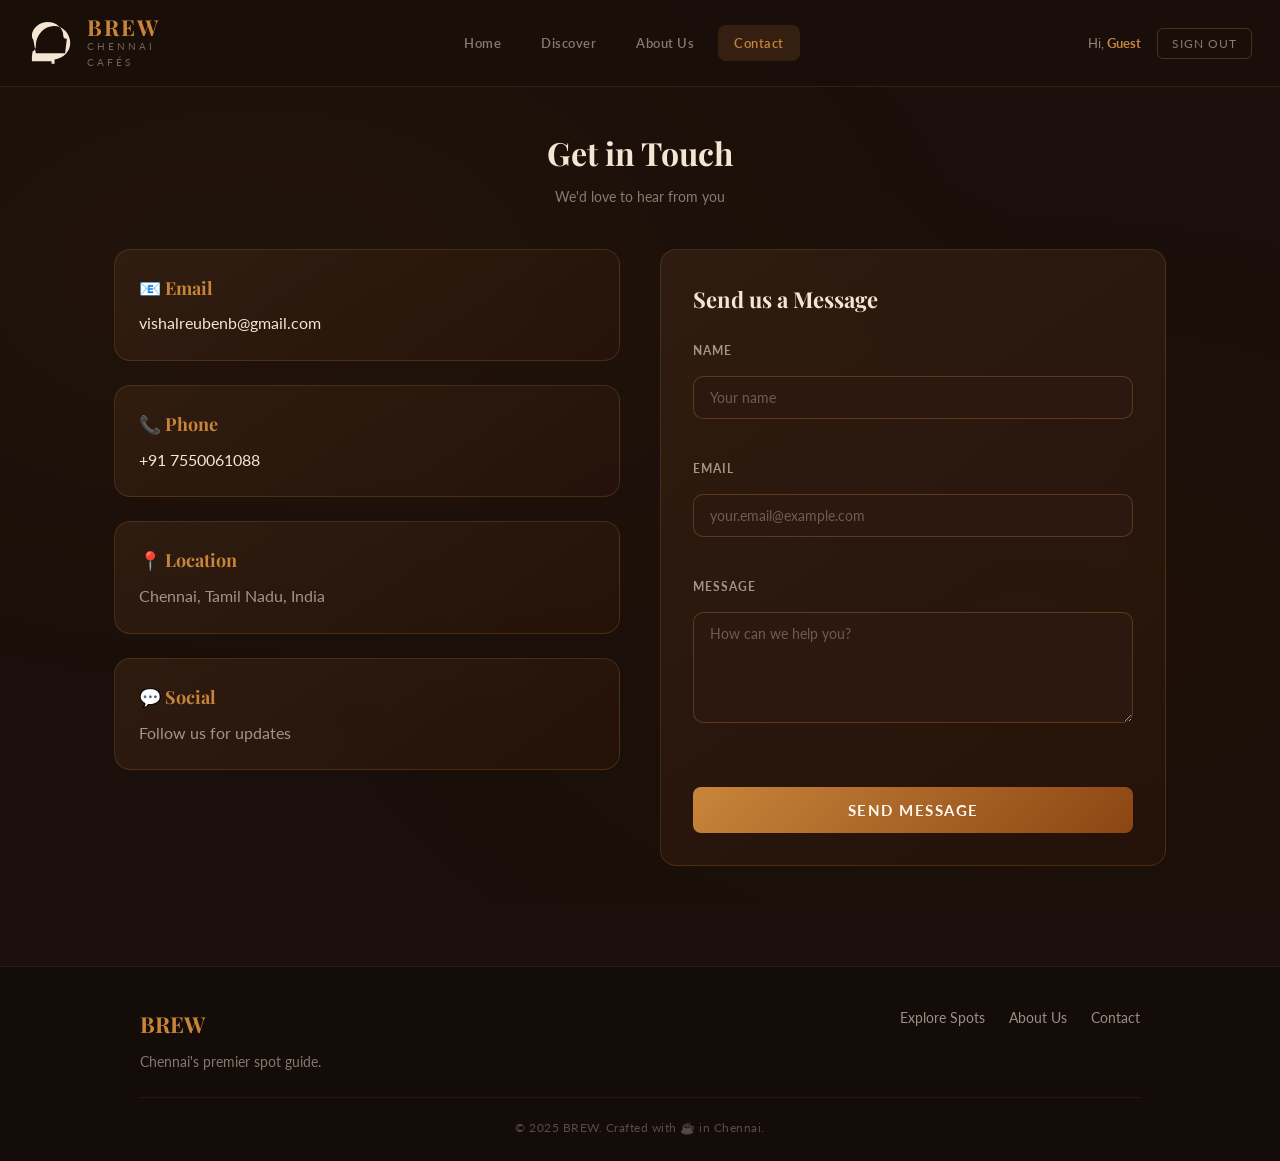
<file: contact.html>
<!DOCTYPE html>
<html lang="en">
<head>
  <meta charset="UTF-8" />
  <meta name="viewport" content="width=device-width, initial-scale=1.0" />
  <title>Contact — BREW</title>
  <link href="https://fonts.googleapis.com/css2?family=Playfair+Display:ital,wght@0,400;0,700;1,400&family=Lato:wght@300;400;700&display=swap" rel="stylesheet" />
  <link rel="stylesheet" href="styles.css" />
</head>
<body>
<div id="bg-deco"></div>

<!-- Header -->
<header>
  <a href="index.html" class="header-logo">
    <svg class="w-8 h-8" fill="currentColor" viewBox="0 0 24 24" aria-hidden="true">
      <path d="M2 21v-2.258l.316-2.632C3.604 15.518 4 14.392 4 13.186 4 7.365 8.363 3 13.318 3c4.562 0 8.249 3.898 8.249 8.724 0 4.297-3.422 7.802-8.001 8.462v2.112h-1.56V21H2zm2-4h14.959l.881-7.375C18.258 9.461 18 8.653 18 7.746 18 4.12 14.366 1 10.097 1S2.196 4.12 2 7.746c0 .908.258 1.715.719 2.38L4 17z"/>
    </svg>
    <div>
      <h1>BREW</h1>
      <span>CHENNAI CAFÉS</span>
    </div>
  </a>
  <nav class="header-nav">
    <a href="index.html" class="nav-link">Home</a>
    <a href="discover.html" class="nav-link">Discover</a>
    <a href="about.html" class="nav-link">About Us</a>
    <a href="contact.html" class="nav-link active">Contact</a>
  </nav>
  <div class="header-right">
    <p class="welcome-txt">Hi, <strong id="user-display">Guest</strong></p>
    <button class="signout-btn" onclick="signOut()">SIGN OUT</button>
  </div>
</header>

<main class="page-container">
  <div class="page-header">
    <h2>Get in Touch</h2>
    <p>We'd love to hear from you</p>
  </div>

  <section class="contact-section">
    <div class="contact-info">
      <div class="contact-item">
        <h3>📧 Email</h3>
        <p><a href="mailto:vishalreubenb@gmail.com">vishalreubenb@gmail.com</a></p>
      </div>

      <div class="contact-item">
        <h3>📞 Phone</h3>
        <p><a href="tel:+917550061088">+91 7550061088</a></p>
      </div>

      <div class="contact-item">
        <h3>📍 Location</h3>
        <p>Chennai, Tamil Nadu, India</p>
      </div>

      <div class="contact-item">
        <h3>💬 Social</h3>
        <p>Follow us for updates</p>
      </div>
    </div>

    <div class="contact-form-container">
      <h3>Send us a Message</h3>
      <form class="contact-form" onsubmit="event.preventDefault(); alert('Thank you for your message! We\'ll get back to you soon.');">
        <div class="form-group">
          <label for="name">Name</label>
          <input type="text" id="name" placeholder="Your name" required />
        </div>
        <div class="form-group">
          <label for="email">Email</label>
          <input type="email" id="email" placeholder="your.email@example.com" required />
        </div>
        <div class="form-group">
          <label for="message">Message</label>
          <textarea id="message" rows="5" placeholder="How can we help you?" required></textarea>
        </div>
        <button type="submit" class="brew-btn">Send Message</button>
      </form>
    </div>
  </section>
</main>

<footer class="home-footer">
  <div class="footer-content">
    <div class="footer-brand">
      <h3>BREW</h3>
      <p>Chennai's premier spot guide.</p>
    </div>
    <div class="footer-links">
      <a href="discover.html">Explore Spots</a>
      <a href="about.html">About Us</a>
      <a href="contact.html">Contact</a>
    </div>
  </div>
  <div class="footer-bottom">
    <p>&copy; 2025 BREW. Crafted with ☕ in Chennai.</p>
  </div>
</footer>

<script src="firebase-compat-config.js"></script>
<script src="auth.js"></script>
</body>
</html>
</file>
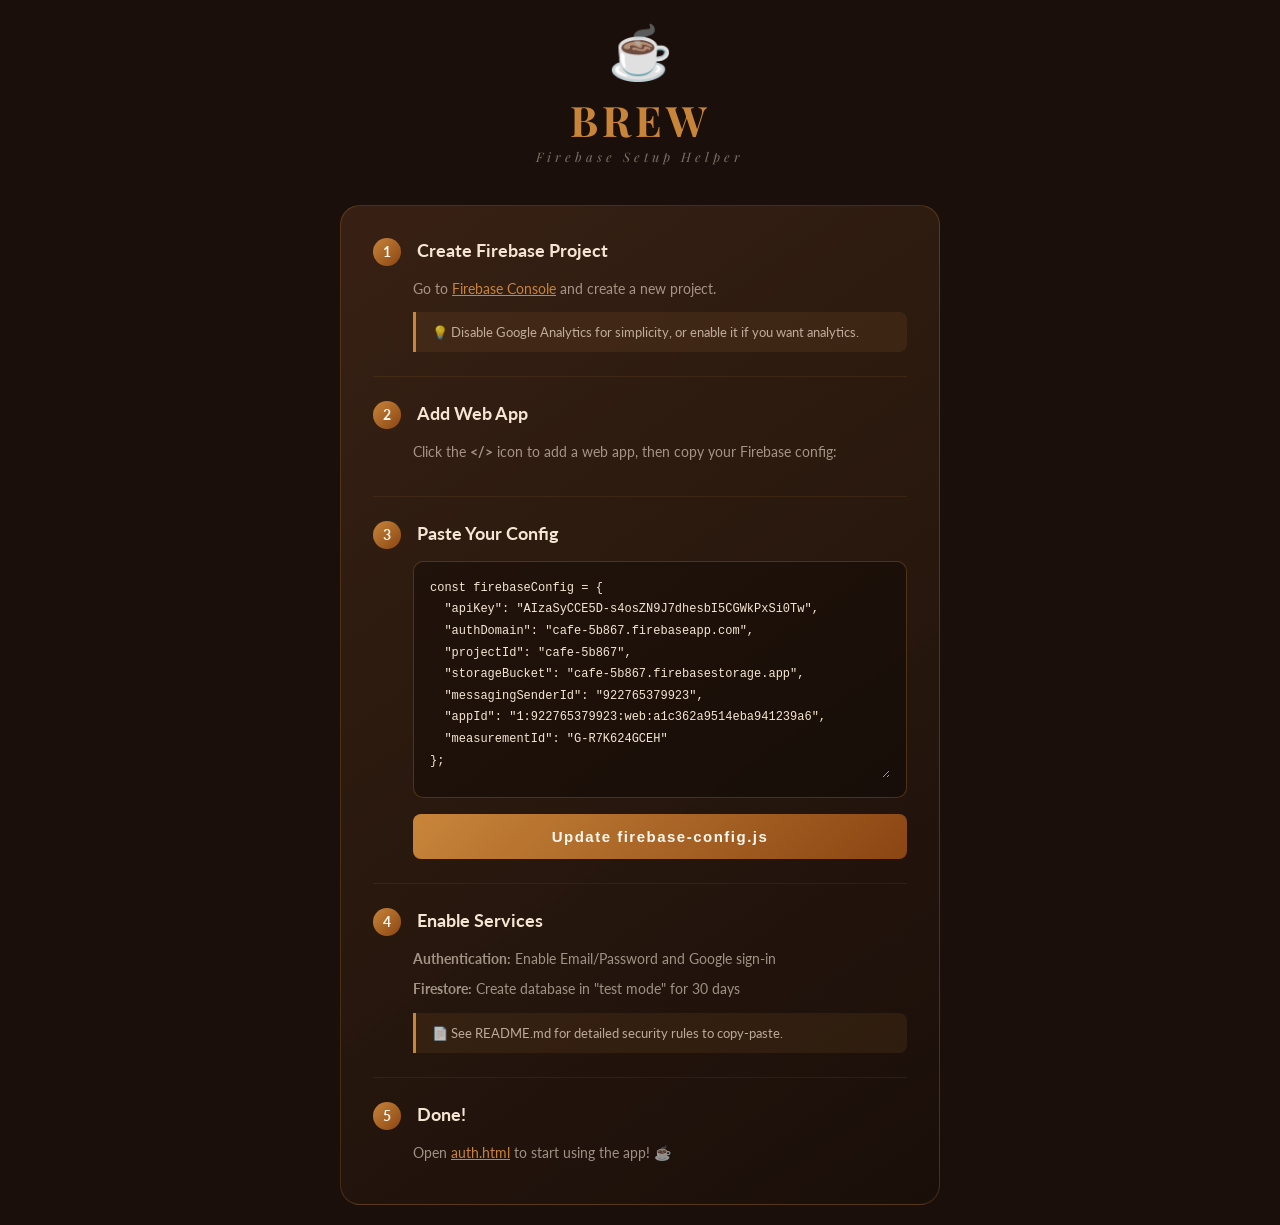
<file: setup.html>
<!DOCTYPE html>
<html lang="en">
<head>
  <meta charset="UTF-8">
  <meta name="viewport" content="width=device-width, initial-scale=1.0">
  <title>BREW - Firebase Setup Helper</title>
  <link href="https://fonts.googleapis.com/css2?family=Playfair+Display:wght@400;700&family=Lato:wght@400;700&display=swap" rel="stylesheet">
  <style>
    * {
      box-sizing: border-box;
      margin: 0;
      padding: 0;
    }

    body {
      font-family: 'Lato', sans-serif;
      background: #1A0F0A;
      color: #F5E6D3;
      min-height: 100vh;
      display: flex;
      align-items: center;
      justify-content: center;
      padding: 20px;
    }

    .container {
      max-width: 600px;
      width: 100%;
    }

    .logo {
      text-align: center;
      margin-bottom: 40px;
    }

    .logo .cup {
      font-size: 52px;
      margin-bottom: 8px;
    }

    .logo h1 {
      font-family: 'Playfair Display', serif;
      font-size: 42px;
      color: #C8853A;
      letter-spacing: 4px;
    }

    .logo p {
      font-family: 'Playfair Display', serif;
      font-style: italic;
      color: rgba(245,230,211,0.45);
      font-size: 13px;
      letter-spacing: 4px;
    }

    .card {
      background: linear-gradient(145deg, rgba(60,36,21,0.88), rgba(26,15,10,0.96));
      border: 1px solid rgba(200,133,58,0.25);
      border-radius: 20px;
      padding: 32px;
    }

    .step {
      margin-bottom: 24px;
      padding-bottom: 24px;
      border-bottom: 1px solid rgba(200,133,58,0.1);
    }

    .step:last-child {
      margin-bottom: 0;
      padding-bottom: 0;
      border-bottom: none;
    }

    .step-number {
      display: inline-block;
      width: 28px;
      height: 28px;
      background: linear-gradient(135deg, #C8853A, #8B4513);
      color: #FFF8F0;
      border-radius: 50%;
      text-align: center;
      line-height: 28px;
      font-weight: 700;
      font-size: 14px;
      margin-right: 12px;
    }

    .step-title {
      font-size: 18px;
      font-weight: 700;
      color: #F5E6D3;
      display: inline-block;
    }

    .step-content {
      margin-top: 12px;
      margin-left: 40px;
    }

    .step-content p {
      font-size: 14px;
      color: rgba(245,230,211,0.6);
      margin-bottom: 8px;
      line-height: 1.6;
    }

    .step-content a {
      color: #C8853A;
      text-decoration: underline;
    }

    .config-box {
      background: rgba(0,0,0,0.3);
      border: 1px solid rgba(200,133,58,0.3);
      border-radius: 10px;
      padding: 16px;
      margin-top: 12px;
    }

    .config-box textarea {
      width: 100%;
      background: transparent;
      border: none;
      color: #F5E6D3;
      font-family: 'Monaco', 'Consolas', monospace;
      font-size: 12px;
      line-height: 1.8;
      resize: vertical;
      min-height: 200px;
      outline: none;
    }

    .btn {
      background: linear-gradient(135deg, #C8853A, #8B4513);
      color: #FFF8F0;
      border: none;
      border-radius: 8px;
      padding: 14px 32px;
      font-size: 15px;
      font-weight: 700;
      letter-spacing: 1.5px;
      cursor: pointer;
      width: 100%;
      margin-top: 16px;
      transition: all 0.3s;
    }

    .btn:hover {
      transform: translateY(-2px);
      box-shadow: 0 8px 25px rgba(200,133,58,0.4);
    }

    .btn:disabled {
      opacity: 0.5;
      cursor: not-allowed;
      transform: none;
    }

    .success {
      color: #2ECC71;
    }

    .error {
      color: #E05C5C;
    }

    #status {
      margin-top: 16px;
      padding: 12px;
      border-radius: 8px;
      text-align: center;
      display: none;
    }

    #status.show {
      display: block;
    }

    .tip {
      background: rgba(200,133,58,0.1);
      border-left: 3px solid #C8853A;
      padding: 12px 16px;
      margin-top: 12px;
      border-radius: 0 8px 8px 0;
      font-size: 13px;
      color: rgba(245,230,211,0.7);
    }
  </style>
</head>
<body>
  <div class="container">
    <div class="logo">
      <div class="cup">☕</div>
      <h1>BREW</h1>
      <p>Firebase Setup Helper</p>
    </div>

    <div class="card">
      <div class="step">
        <span class="step-number">1</span>
        <span class="step-title">Create Firebase Project</span>
        <div class="step-content">
          <p>Go to <a href="https://console.firebase.google.com/" target="_blank">Firebase Console</a> and create a new project.</p>
          <div class="tip">
            💡 Disable Google Analytics for simplicity, or enable it if you want analytics.
          </div>
        </div>
      </div>

      <div class="step">
        <span class="step-number">2</span>
        <span class="step-title">Add Web App</span>
        <div class="step-content">
          <p>Click the <strong>&lt;/&gt;</strong> icon to add a web app, then copy your Firebase config:</p>
        </div>
      </div>

      <div class="step">
        <span class="step-number">3</span>
        <span class="step-title">Paste Your Config</span>
        <div class="step-content">
          <div class="config-box">
            <textarea id="config-input" placeholder="Paste your Firebase config here (the JavaScript object with apiKey, authDomain, etc.)..."></textarea>
          </div>
          <button class="btn" onclick="updateConfig()">Update firebase-config.js</button>
          <div id="status"></div>
        </div>
      </div>

      <div class="step">
        <span class="step-number">4</span>
        <span class="step-title">Enable Services</span>
        <div class="step-content">
          <p><strong>Authentication:</strong> Enable Email/Password and Google sign-in</p>
          <p><strong>Firestore:</strong> Create database in "test mode" for 30 days</p>
          <div class="tip">
            📄 See README.md for detailed security rules to copy-paste.
          </div>
        </div>
      </div>

      <div class="step">
        <span class="step-number">5</span>
        <span class="step-title">Done!</span>
        <div class="step-content">
          <p>Open <a href="auth.html">auth.html</a> to start using the app! ☕</p>
        </div>
      </div>
    </div>
  </div>

  <script>
    // Pre-fill with the provided config
    const PROVIDED_CONFIG = {
      apiKey: "AIzaSyCCE5D-s4osZN9J7dhesbI5CGWkPxSi0Tw",
      authDomain: "cafe-5b867.firebaseapp.com",
      projectId: "cafe-5b867",
      storageBucket: "cafe-5b867.firebasestorage.app",
      messagingSenderId: "922765379923",
      appId: "1:922765379923:web:a1c362a9514eba941239a6",
      measurementId: "G-R7K624GCEH"
    };

    // Auto-fill the textarea on load
    document.addEventListener('DOMContentLoaded', () => {
      const textarea = document.getElementById('config-input');
      textarea.value = `const firebaseConfig = ${JSON.stringify(PROVIDED_CONFIG, null, 2)};`;
    });

    async function updateConfig() {
      const input = document.getElementById('config-input').value.trim();
      const status = document.getElementById('status');
      const btn = document.querySelector('.btn');

      if (!input) {
        status.className = 'error';
        status.textContent = 'Please paste your Firebase config first';
        status.classList.add('show');
        return;
      }

      btn.disabled = true;
      btn.textContent = 'Updating...';

      // Parse the config
      let config;
      try {
        // Try to extract JSON from the pasted text
        const jsonMatch = input.match(/\{[\s\S]*?\}/);
        if (jsonMatch) {
          config = JSON.parse(jsonMatch[0]);
        } else {
          throw new Error('No valid JSON found');
        }

        // Validate required fields
        const required = ['apiKey', 'authDomain', 'projectId', 'appId'];
        const missing = required.filter(key => !config[key]);

        if (missing.length > 0) {
          throw new Error(`Missing fields: ${missing.join(', ')}`);
        }
      } catch (err) {
        status.className = 'error';
        status.textContent = 'Invalid config format. Please copy the entire config object from Firebase.';
        status.classList.add('show');
        btn.disabled = false;
        btn.textContent = 'Update firebase-config.js';
        return;
      }

      // Create new config file content
      const configContent = `// Firebase Configuration
// Generated automatically by setup.html

const firebaseConfig = ${JSON.stringify(config, null, 2)};

// Initialize Firebase
if (!firebase.apps.length) {
  firebase.initializeApp(firebaseConfig);
}

// Export for use in other files
const auth = firebase.auth();
const db = firebase.firestore();

// Enable offline persistence
db.enablePersistence({
  synchronizeTabs: true
}).catch((err) => {
  if (err.code === 'failed-precondition') {
    console.log('Multiple tabs open, persistence can only be enabled in one tab at a time.');
  } else if (err.code === 'unimplemented') {
    console.log('The current browser does not support persistence.');
  }
});

console.log('Firebase initialized');
`;

      // Try to save (this won't work due to browser security, so we download it)
      const blob = new Blob([configContent], { type: 'text/javascript' });
      const url = URL.createObjectURL(blob);
      const a = document.createElement('a');
      a.href = url;
      a.download = 'firebase-compat-config.js';
      document.body.appendChild(a);
      a.click();
      document.body.removeChild(a);
      URL.revokeObjectURL(url);

      status.className = 'success';
      status.innerHTML = `
        ✅ Config file downloaded! Replace the existing firebase-compat-config.js with the downloaded file.
        <br><br>
        <strong>Next Steps:</strong>
        <ol style="text-align:left;margin-top:12px;">
          <li>Replace firebase-compat-config.js with the downloaded file</li>
          <li>Go to Firebase Console &gt; Authentication &gt; Enable Email/Password and Google</li>
          <li>Go to Firestore Database &gt; Create database in test mode</li>
          <li>Open auth.html to start using the app!</li>
        </ol>
      `;
      status.classList.add('show');

      btn.disabled = false;
      btn.textContent = 'Update firebase-config.js';
    }
  </script>
</body>
</html>
</file>
<file: styles.css>
/* ===== GLOBAL STYLES ===== */
*, *::before, *::after { box-sizing: border-box; margin: 0; padding: 0; }
html, body { height: 100%; }

:root {
  /* Color system based on design system */
  --color-primary: #C8853A;        /* Gold accent */
  --color-primary-dark: #78350F;   /* Deep coffee brown */
  --color-background: #1A0F0A;     /* Dark background */
  --color-surface: rgba(60,36,21,0.9);
  --color-text: #F5E6D3;           /* Cream text */
  --color-text-muted: rgba(245,230,211,0.6);
  --color-border: rgba(200,133,58,0.3);
  --radius-md: 8px;
  --radius-lg: 16px;
  --radius-xl: 20px;
}

body {
  font-family: 'Lato', sans-serif;
  background: var(--color-background);
  color: var(--color-text);
  min-height: 100vh;
  line-height: 1.6;
}

::-webkit-scrollbar { width: 6px; }
::-webkit-scrollbar-track { background: #1A0F0A; }
::-webkit-scrollbar-thumb { background: rgba(200,133,58,0.4); border-radius: 3px; }

#bg-deco {
  position: fixed;
  inset: 0;
  pointer-events: none;
  z-index: 0;
  opacity: 0.045;
  background:
    radial-gradient(ellipse 60% 50% at 20% 30%, #C8853A, transparent),
    radial-gradient(ellipse 60% 50% at 80% 70%, #8B4513, transparent);
}

a { text-decoration: none; color: inherit; }

/* ===== SVG ICON UTILITIES ===== */
.icon-coffee {
  width: 24px;
  height: 24px;
  display: inline-flex;
  align-items: center;
  justify-content: center;
  color: var(--color-primary);
}

.icon-coffee-lg {
  width: 42px;
  height: 42px;
}

.icon-coffee-xl {
  width: 64px;
  height: 64px;
}

/* ===== ACCESSIBILITY: Focus States & Reduced Motion ===== */
:focus-visible {
  outline: 2px solid var(--color-primary);
  outline-offset: 2px;
}

.sr-only {
  position: absolute;
  width: 1px;
  height: 1px;
  padding: 0;
  margin: -1px;
  overflow: hidden;
  clip: rect(0, 0, 0, 0);
  white-space: nowrap;
  border: 0;
}

@media (prefers-reduced-motion: reduce) {
  *,
  *::before,
  *::after {
    animation-duration: 0.01ms !important;
    animation-iteration-count: 1 !important;
    transition-duration: 0.01ms !important;
    scroll-behavior: auto !important;
  }
}

/* ===== HEADER ===== */
header {
  border-bottom: 1px solid rgba(200,133,58,0.15);
  padding: 16px 28px;
  display: flex;
  align-items: center;
  justify-content: space-between;
  background: rgba(26,15,10,0.85);
  backdrop-filter: blur(20px);
  position: sticky;
  top: 0;
  z-index: 50;
}

.header-logo {
  display: flex;
  align-items: center;
  gap: 12px;
}

.header-logo h1 {
  font-family: 'Playfair Display', serif;
  font-size: 22px;
  color: #C8853A;
  letter-spacing: 2px;
  line-height: 1;
}

.header-logo span {
  font-size: 10px;
  color: rgba(245,230,211,0.4);
  letter-spacing: 3px;
  display: block;
}

.header-nav {
  display: flex;
  gap: 8px;
}

.nav-link {
  padding: 8px 16px;
  border-radius: 8px;
  font-size: 13px;
  font-weight: 600;
  letter-spacing: 0.5px;
  color: rgba(245,230,211,0.5);
  transition: all 0.3s;
  cursor: pointer;
}

.nav-link:hover {
  color: var(--color-primary);
  background: rgba(200,133,58,0.1);
}

.nav-link:focus-visible {
  outline: 2px solid var(--color-primary);
  outline-offset: 2px;
}

.nav-link.active {
  color: var(--color-primary);
  background: rgba(200,133,58,0.15);
}

.header-right {
  display: flex;
  align-items: center;
  gap: 16px;
}

.welcome-txt {
  font-size: 13px;
  color: rgba(245,230,211,0.55);
}

.welcome-txt strong { color: #C8853A; }

.signout-btn {
  background: transparent;
  border: 1px solid rgba(200,133,58,0.3);
  color: rgba(245,230,211,0.5);
  border-radius: 6px;
  padding: 7px 14px;
  cursor: pointer;
  font-family: 'Lato', sans-serif;
  font-size: 12px;
  letter-spacing: 1px;
  transition: all 0.3s;
}

.signout-btn:hover {
  border-color: #C8853A;
  color: #C8853A;
}

/* ===== HERO ===== */
.hero {
  padding: 60px 24px 48px;
  text-align: center;
  max-width: 900px;
  margin: 0 auto;
  position: relative;
  z-index: 1;
  display: flex;
  flex-direction: column;
  align-items: center;
  gap: 16px;
}

.hero .eyebrow {
  font-family: 'Playfair Display', serif;
  font-style: italic;
  color: rgba(200,133,58,0.7);
  font-size: 13px;
  letter-spacing: 4px;
  margin-bottom: 4px;
}

.hero h2 {
  font-family: 'Playfair Display', serif;
  font-size: clamp(28px, 6vw, 52px);
  font-weight: 700;
  color: #F5E6D3;
  line-height: 1.2;
  margin-bottom: 8px;
}

.hero h2 span { color: #C8853A; }

.hero p {
  font-size: 15px;
  color: rgba(245,230,211,0.5);
  line-height: 1.7;
  max-width: 600px;
}

.hero-sub {
  font-size: 15px !important;
  color: rgba(245,230,211,0.5) !important;
  line-height: 1.7 !important;
  max-width: 600px !important;
}

/* Search Container - Centered in Hero */
.search-container {
  width: 100%;
  max-width: 700px;
  margin-top: 32px;
  display: flex;
  justify-content: center;
}

/* ===== CONTROLS ===== */
.controls {
  max-width: 1100px;
  margin: 0 auto;
  padding: 0 24px 24px;
  position: relative;
  z-index: 1;
}

.search-box {
  background: rgba(255,248,240,0.07);
  border: 1.5px solid var(--color-border);
  border-radius: 50px;
  padding: 13px 22px;
  color: var(--color-text);
  font-size: 14px;
  font-family: 'Lato', sans-serif;
  outline: none;
  transition: all 0.3s;
  width: 100%;
  max-width: 480px;
  margin-bottom: 18px;
  cursor: pointer;
}

.search-box:focus {
  border-color: var(--color-primary);
  background: rgba(255,248,240,0.1);
  box-shadow: 0 0 0 3px rgba(200,133,58,0.12);
}

.search-box:focus-visible {
  outline: 2px solid var(--color-primary);
  outline-offset: 2px;
}

.search-box::placeholder { color: rgba(245,230,211,0.33); }

.filter-row {
  display: flex;
  justify-content: space-between;
  align-items: center;
  flex-wrap: wrap;
  gap: 12px;
}

.area-pills {
  display: flex;
  gap: 10px;
  flex-wrap: wrap;
}

.area-pill {
  padding: 8px 18px;
  border-radius: 25px;
  font-family: 'Lato', sans-serif;
  font-size: 13px;
  font-weight: 700;
  letter-spacing: 0.5px;
  cursor: pointer;
  transition: all 0.25s;
  border: 1.5px solid rgba(200,133,58,0.3);
  background: transparent;
  color: rgba(245,230,211,0.55);
}

.area-pill.active {
  background: linear-gradient(135deg, #C8853A, #8B4513);
  border-color: transparent;
  color: #FFF8F0;
  box-shadow: 0 4px 15px rgba(200,133,58,0.3);
}

.area-pill:hover:not(.active) {
  border-color: #C8853A;
  color: #C8853A;
}

.sort-select {
  background: rgba(255,248,240,0.07);
  border: 1.5px solid var(--color-border);
  border-radius: 8px;
  padding: 8px 16px;
  color: var(--color-text);
  font-size: 13px;
  font-family: 'Lato', sans-serif;
  cursor: pointer;
  outline: none;
  transition: all 0.3s;
}

.sort-select:focus {
  border-color: var(--color-primary);
  box-shadow: 0 0 0 3px rgba(200,133,58,0.12);
}

.sort-select:focus-visible {
  outline: 2px solid var(--color-primary);
  outline-offset: 2px;
}

.sort-select option {
  background: #2D1810;
  color: #F5E6D3;
}

.result-count {
  font-size: 12px;
  color: rgba(245,230,211,0.3);
  margin-top: 14px;
  letter-spacing: 1px;
}

/* ===== GRID ===== */
.grid {
  max-width: 1100px;
  margin: 0 auto;
  padding: 0 24px 60px;
  display: grid;
  grid-template-columns: repeat(auto-fill, minmax(300px, 1fr));
  gap: 20px;
  position: relative;
  z-index: 1;
}

.cafe-card {
  background: linear-gradient(145deg, rgba(60,36,21,0.9), rgba(40,20,10,0.95));
  border: 1px solid rgba(200,133,58,0.2);
  border-radius: 16px;
  padding: 24px;
  cursor: pointer;
  transition: all 0.35s;
  position: relative;
  overflow: hidden;
}

.cafe-card-image {
  width: calc(100% + 48px);
  height: 180px;
  margin: -24px -24px 16px -24px;
  overflow: hidden;
  border-radius: 16px 16px 0 0;
}

.cafe-card-image img {
  width: 100%;
  height: 100%;
  object-fit: cover;
  display: block;
}

.cafe-card-image img:empty {
  display: flex;
  align-items: center;
  justify-content: center;
  background: rgba(200,133,58,0.1);
  font-size: 48px;
}

.cafe-card::before {
  content: '';
  position: absolute;
  top: 0;
  left: 0;
  right: 0;
  height: 3px;
  background: linear-gradient(90deg, transparent, rgba(200,133,58,0.8), transparent);
  opacity: 0;
  transition: opacity 0.3s;
}

.cafe-card:hover {
  transform: translateY(-4px);
  border-color: rgba(200,133,58,0.5);
  box-shadow: 0 20px 50px rgba(0,0,0,0.5), 0 0 30px rgba(200,133,58,0.1);
}

.cafe-card:hover::before { opacity: 1; }

.cafe-card:focus-visible {
  outline: 2px solid var(--color-primary);
  outline-offset: 4px;
}

.card-top {
  display: flex;
  justify-content: space-between;
  align-items: flex-start;
  margin-bottom: 14px;
}

.card-icon {
  width: 52px;
  height: 52px;
  border-radius: 14px;
  display: flex;
  align-items: center;
  justify-content: center;
  font-size: 24px;
}

.card-rating { text-align: right; }

.card-rating .stars {
  color: #C8853A;
  font-size: 14px;
  letter-spacing: 1px;
}

.card-rating .rev-count {
  font-size: 11px;
  color: rgba(245,230,211,0.38);
  margin-top: 2px;
}

.card-name {
  font-family: 'Playfair Display', serif;
  font-size: 18px;
  color: #F5E6D3;
  margin-bottom: 4px;
  line-height: 1.3;
}

.card-meta {
  font-size: 12px;
  color: #C8853A;
  margin-bottom: 10px;
  letter-spacing: 0.5px;
  overflow-wrap: break-word;
  word-break: break-word;
}

.card-desc {
  font-size: 13px;
  color: rgba(245,230,211,0.6);
  line-height: 1.6;
  margin-bottom: 16px;
}

.tags {
  display: flex;
  flex-wrap: wrap;
  gap: 6px;
  margin-bottom: 14px;
}

.tag {
  background: rgba(200,133,58,0.13);
  border: 1px solid rgba(200,133,58,0.3);
  color: #C8853A;
  border-radius: 20px;
  padding: 3px 10px;
  font-size: 11px;
  letter-spacing: 0.5px;
}

.card-footer {
  border-top: 1px solid rgba(200,133,58,0.1);
  padding-top: 12px;
  display: flex;
  justify-content: space-between;
  align-items: center;
}

.card-hours {
  font-size: 11px;
  color: rgba(245,230,211,0.33);
  letter-spacing: 0.5px;
}

.card-view {
  font-size: 11px;
  color: #C8853A;
  letter-spacing: 1px;
}

/* ===== AUTH PAGE ===== */
#auth-page {
  position: relative;
  z-index: 1;
  min-height: 100vh;
  display: flex;
  align-items: center;
  justify-content: center;
  padding: 20px;
}

.auth-wrap {
  width: 100%;
  max-width: 420px;
}

.auth-logo {
  text-align: center;
  margin-bottom: 40px;
}

.auth-logo .cup {
  font-size: 52px;
  margin-bottom: 8px;
}

.auth-logo h1 {
  font-family: 'Playfair Display', serif;
  font-size: 42px;
  color: #C8853A;
  letter-spacing: 4px;
  line-height: 1;
}

.auth-logo p {
  font-family: 'Playfair Display', serif;
  font-style: italic;
  color: rgba(245,230,211,0.45);
  font-size: 13px;
  letter-spacing: 4px;
  margin-top: 4px;
}

.auth-logo .divider-line {
  width: 60px;
  height: 2px;
  background: linear-gradient(90deg, transparent, #C8853A, transparent);
  margin: 14px auto 0;
}

.auth-card {
  background: linear-gradient(145deg, rgba(60,36,21,0.88), rgba(26,15,10,0.96));
  border: 1px solid rgba(200,133,58,0.25);
  border-radius: 20px;
  padding: 36px;
  backdrop-filter: blur(20px);
}

.toggle-bar {
  display: flex;
  background: rgba(0,0,0,0.3);
  border-radius: 10px;
  padding: 4px;
  margin-bottom: 28px;
}

.toggle-btn {
  flex: 1;
  padding: 10px;
  border: none;
  border-radius: 8px;
  cursor: pointer;
  font-family: 'Lato', sans-serif;
  font-size: 13px;
  font-weight: 700;
  letter-spacing: 1px;
  text-transform: uppercase;
  transition: all 0.3s;
  background: transparent;
  color: rgba(245,230,211,0.5);
}

.toggle-btn.active {
  background: linear-gradient(135deg, #C8853A, #8B4513);
  color: #FFF8F0;
}

.fields {
  display: flex;
  flex-direction: column;
  gap: 14px;
}

.field-wrap {
  display: flex;
  flex-direction: column;
  gap: 4px;
}

.input-field {
  background: rgba(255,248,240,0.07);
  border: 1px solid rgba(200,133,58,0.3);
  border-radius: 8px;
  padding: 13px 16px;
  color: #F5E6D3;
  font-size: 14px;
  font-family: 'Lato', sans-serif;
  width: 100%;
  outline: none;
  transition: all 0.3s;
}

.input-field:focus {
  border-color: #C8853A;
  background: rgba(255,248,240,0.12);
  box-shadow: 0 0 0 3px rgba(200,133,58,0.15);
}

.input-field::placeholder { color: rgba(245,230,211,0.38); }

.input-field.error { border-color: #E05C5C; }

.err-msg {
  color: #E05C5C;
  font-size: 11px;
  font-family: 'Lato', sans-serif;
}

.brew-btn {
  background: linear-gradient(135deg, #C8853A, #8B4513);
  color: #FFF8F0;
  border: none;
  border-radius: 8px;
  padding: 14px 32px;
  font-size: 15px;
  font-family: 'Lato', sans-serif;
  font-weight: 700;
  letter-spacing: 1.5px;
  text-transform: uppercase;
  cursor: pointer;
  transition: all 0.3s;
  width: 100%;
  margin-top: 24px;
  text-align: center;
  display: inline-block;
}

.brew-btn:hover {
  transform: translateY(-2px);
  box-shadow: 0 8px 25px rgba(200,133,58,0.4);
  background: linear-gradient(135deg, #E09A50, #A0522D);
}

.brew-btn.small {
  padding: 10px 20px;
  font-size: 12px;
  margin-top: 0;
  width: auto;
}

.brew-btn:disabled {
  opacity: 0.6;
  cursor: not-allowed;
  transform: none;
}

.divider-or {
  display: flex;
  align-items: center;
  gap: 12px;
  color: rgba(245,230,211,0.3);
  font-size: 12px;
  letter-spacing: 2px;
  margin: 20px 0;
}

.divider-or::before, .divider-or::after {
  content: '';
  flex: 1;
  height: 1px;
  background: rgba(200,133,58,0.2);
}

.google-btn {
  background: #FFF8F0;
  color: #3C2415;
  border: 2px solid #C8853A;
  border-radius: 8px;
  padding: 13px 32px;
  font-size: 14px;
  font-family: 'Lato', sans-serif;
  font-weight: 700;
  letter-spacing: 1px;
  cursor: pointer;
  transition: all 0.3s;
  width: 100%;
  display: flex;
  align-items: center;
  justify-content: center;
  gap: 10px;
}

.google-btn:hover {
  background: #FFF0DC;
  transform: translateY(-1px);
  box-shadow: 0 6px 20px rgba(200,133,58,0.2);
}

.auth-footer {
  text-align: center;
  margin-top: 20px;
  font-size: 12px;
  color: rgba(245,230,211,0.28);
  letter-spacing: 0.5px;
}

/* ===== MODAL ===== */
.modal-overlay {
  position: fixed;
  inset: 0;
  background: rgba(0,0,0,0.85);
  backdrop-filter: blur(8px);
  z-index: 100;
  display: none;
  align-items: center;
  justify-content: center;
  padding: 20px;
  animation: fadeIn 0.2s ease;
}

.modal-overlay.open { display: flex; }

.modal-box {
  background: linear-gradient(145deg, #2D1810, #1A0F0A);
  border: 1px solid rgba(200,133,58,0.35);
  border-radius: 20px;
  padding: 36px;
  max-width: 500px;
  width: 100%;
  position: relative;
  animation: slideUp 0.3s ease;
  max-height: 85vh;
  overflow-y: auto;
}

.booking-modal-box { max-width: 450px; }

.modal-close {
  position: absolute;
  top: 16px;
  right: 16px;
  background: rgba(200,133,58,0.15);
  border: 1px solid rgba(200,133,58,0.3);
  color: #C8853A;
  width: 32px;
  height: 32px;
  border-radius: 50%;
  cursor: pointer;
  font-size: 16px;
  display: flex;
  align-items: center;
  justify-content: center;
  transition: all 0.3s;
}

.modal-close:hover { background: rgba(200,133,58,0.3); }

.modal-cup {
  font-size: 42px;
  margin-bottom: 16px;
}

.modal-name {
  font-family: 'Playfair Display', serif;
  font-size: 26px;
  color: #F5E6D3;
  margin-bottom: 6px;
}

.modal-addr {
  font-size: 13px;
  color: #C8853A;
  margin-bottom: 16px;
  letter-spacing: 0.5px;
  overflow-wrap: break-word;
  word-break: break-word;
}

.modal-stats {
  display: flex;
  gap: 16px;
  margin-bottom: 20px;
  flex-wrap: wrap;
}

.stat-box {
  background: rgba(200,133,58,0.1);
  border: 1px solid rgba(200,133,58,0.2);
  border-radius: 10px;
  padding: 12px 18px;
}

.stat-box .stat-label {
  font-size: 11px;
  color: rgba(245,230,211,0.38);
  letter-spacing: 1px;
  margin-bottom: 4px;
  text-transform: uppercase;
}

.stat-box .stat-value {
  color: #C8853A;
  font-size: 16px;
  font-weight: 700;
}

.stat-box .stat-sub {
  font-size: 11px;
  color: rgba(245,230,211,0.33);
}

.modal-desc {
  font-size: 14px;
  color: rgba(245,230,211,0.7);
  line-height: 1.7;
  margin-bottom: 20px;
}

.modal-vibes-label {
  font-size: 11px;
  color: rgba(245,230,211,0.38);
  letter-spacing: 2px;
  text-transform: uppercase;
  margin-bottom: 10px;
}

.modal-info {
  border-top: 1px solid rgba(200,133,58,0.15);
  padding-top: 18px;
  display: flex;
  flex-direction: column;
  gap: 10px;
  margin-top: 18px;
}

.modal-info-row {
  display: flex;
  align-items: center;
  gap: 10px;
  font-size: 13px;
  color: rgba(245,230,211,0.6);
}

/* ===== LOADING STATE ===== */
.loading-state {
  grid-column: 1 / -1;
  text-align: center;
  padding: 80px 20px;
}

.spinner {
  width: 40px;
  height: 40px;
  border: 3px solid rgba(200,133,58,0.2);
  border-top-color: #C8853A;
  border-radius: 50%;
  animation: spin 1s linear infinite;
  margin: 0 auto 16px;
}

@keyframes spin { to { transform: rotate(360deg); } }

.empty-state {
  grid-column: 1 / -1;
  text-align: center;
  padding: 80px 20px;
}

.empty-state .cup {
  font-size: 48px;
  margin-bottom: 16px;
}

.empty-state h3 {
  font-family: 'Playfair Display', serif;
  font-size: 20px;
  color: rgba(245,230,211,0.4);
}

.empty-state p {
  font-size: 13px;
  color: rgba(245,230,211,0.23);
  margin-top: 8px;
  margin-bottom: 24px;
}

/* ===== PAGE CONTAINER ===== */
.page-container {
  max-width: 1100px;
  margin: 0 auto;
  padding: 40px 24px;
  position: relative;
  z-index: 1;
}

.page-header {
  text-align: center;
  margin-bottom: 40px;
}

.page-header h2 {
  font-family: 'Playfair Display', serif;
  font-size: 32px;
  color: #F5E6D3;
  margin-bottom: 8px;
}

.page-header p {
  font-size: 14px;
  color: rgba(245,230,211,0.5);
}

/* ===== CONTACT PAGE ===== */
.contact-section {
  display: grid;
  grid-template-columns: 1fr 1fr;
  gap: 40px;
  margin-top: 20px;
}

.contact-info {
  display: flex;
  flex-direction: column;
  gap: 24px;
}

.contact-item {
  background: linear-gradient(145deg, rgba(60,36,21,0.6), rgba(40,20,10,0.7));
  border: 1px solid rgba(200,133,58,0.2);
  border-radius: var(--radius-lg);
  padding: 24px;
  transition: all 0.3s;
}

.contact-item:hover {
  border-color: rgba(200,133,58,0.4);
  transform: translateY(-2px);
  box-shadow: 0 8px 24px rgba(0,0,0,0.3), 0 0 20px rgba(200,133,58,0.1);
}

.contact-item h3 {
  font-family: 'Playfair Display', serif;
  font-size: 18px;
  color: var(--color-primary);
  margin-bottom: 8px;
}

.contact-item p {
  font-size: 16px;
  color: var(--color-text-muted);
}

.contact-item a {
  color: var(--color-text);
  transition: color 0.3s;
}

.contact-item a:hover {
  color: var(--color-primary);
}

.contact-form-container {
  background: linear-gradient(145deg, rgba(60,36,21,0.6), rgba(40,20,10,0.7));
  border: 1px solid rgba(200,133,58,0.2);
  border-radius: var(--radius-lg);
  padding: 32px;
}

.contact-form-container h3 {
  font-family: 'Playfair Display', serif;
  font-size: 22px;
  color: var(--color-text);
  margin-bottom: 24px;
}

.contact-form {
  display: flex;
  flex-direction: column;
  gap: 20px;
}

.contact-form .form-group {
  display: flex;
  flex-direction: column;
  gap: 8px;
}

.contact-form label {
  font-size: 13px;
  font-weight: 700;
  color: var(--color-text-muted);
  letter-spacing: 0.5px;
  text-transform: uppercase;
}

.contact-form input,
.contact-form textarea {
  background: rgba(255,248,240,0.07);
  border: 1.5px solid var(--color-border);
  border-radius: var(--radius-md);
  padding: 14px 16px;
  color: var(--color-text);
  font-family: 'Lato', sans-serif;
  font-size: 14px;
  transition: all 0.3s;
}

.contact-form input:focus,
.contact-form textarea:focus {
  outline: none;
  border-color: var(--color-primary);
  background: rgba(255,248,240,0.12);
  box-shadow: 0 0 0 3px rgba(200,133,58,0.15);
}

.contact-form input::placeholder,
.contact-form textarea::placeholder {
  color: rgba(245,230,211,0.33);
}

.contact-form textarea {
  resize: vertical;
  min-height: 120px;
}

/* ===== CAFE DETAIL PAGE ===== */
.detail-container {
  max-width: 1100px;
  margin: 0 auto;
  padding: 40px 24px 60px;
  position: relative;
  z-index: 1;
}

.detail-loading {
  text-align: center;
  padding: 100px 20px;
}

.detail-not-found {
  text-align: center;
  padding: 100px 20px;
}

.detail-not-found .cup {
  font-size: 64px;
  margin-bottom: 20px;
}

.detail-not-found h2 {
  font-family: 'Playfair Display', serif;
  font-size: 28px;
  color: rgba(245,230,211,0.6);
  margin-bottom: 12px;
}

.detail-not-found p {
  color: rgba(245,230,211,0.4);
  margin-bottom: 24px;
}

.detail-hero {
  background: linear-gradient(145deg, rgba(60,36,21,0.9), rgba(40,20,10,0.95));
  border: 1px solid rgba(200,133,58,0.2);
  border-radius: 20px;
  padding: 24px;
  margin-bottom: 32px;
  text-align: center;
  overflow: hidden;
}

.detail-image-container {
  width: 100%;
  height: 240px;
  margin: 0 0 24px 0;
  overflow: hidden;
  border-radius: 0;
}

.detail-image {
  width: 100%;
  height: 100%;
  object-fit: cover;
  display: block;
}

.detail-hero-content {
  max-width: 600px;
  margin: 0 auto;
}

.detail-emoji {
  font-size: 64px;
  margin-bottom: 16px;
}

.detail-name {
  font-family: 'Playfair Display', serif;
  font-size: 36px;
  color: #F5E6D3;
  margin-bottom: 8px;
}

.detail-address {
  font-size: 14px;
  color: #C8853A;
  margin-bottom: 24px;
  overflow-wrap: break-word;
  word-break: break-word;
}

.detail-actions {
  display: flex;
  gap: 12px;
  justify-content: center;
  flex-wrap: wrap;
}

.action-btn {
  background: transparent;
  border: 1.5px solid rgba(200,133,58,0.4);
  color: #C8853A;
  border-radius: 10px;
  padding: 12px 24px;
  font-size: 13px;
  font-weight: 700;
  letter-spacing: 1px;
  cursor: pointer;
  transition: all 0.3s;
  font-family: 'Lato', sans-serif;
}

.action-btn:hover {
  background: rgba(200,133,58,0.15);
  border-color: #C8853A;
}

.action-btn.primary {
  background: linear-gradient(135deg, #C8853A, #8B4513);
  border-color: transparent;
  color: #FFF8F0;
}

.action-btn.primary:hover {
  transform: translateY(-2px);
  box-shadow: 0 8px 25px rgba(200,133,58,0.4);
}

.action-btn.danger {
  border-color: #E05C5C;
  color: #E05C5C;
}

.action-btn.danger:hover {
  background: rgba(224,92,92,0.15);
}

.modal-actions {
  display: flex;
  gap: 12px;
  justify-content: flex-end;
  margin-top: 24px;
}

.detail-grid {
  display: grid;
  grid-template-columns: 1fr 320px;
  gap: 32px;
}

.detail-main {
  display: flex;
  flex-direction: column;
  gap: 24px;
}

.detail-stats {
  display: grid;
  grid-template-columns: repeat(auto-fit, minmax(120px, 1fr));
  gap: 16px;
}

.detail-stat {
  background: rgba(200,133,58,0.1);
  border: 1px solid rgba(200,133,58,0.2);
  border-radius: 12px;
  padding: 16px;
  text-align: center;
}

.detail-stat-value {
  font-size: 24px;
  font-weight: 700;
  color: #C8853A;
  margin-bottom: 4px;
}

.detail-stat-label {
  font-size: 11px;
  color: rgba(245,230,211,0.4);
  letter-spacing: 1px;
  text-transform: uppercase;
}

.detail-section {
  background: linear-gradient(145deg, rgba(60,36,21,0.6), rgba(40,20,10,0.7));
  border: 1px solid rgba(200,133,58,0.15);
  border-radius: 16px;
  padding: 24px;
}

.detail-section h3 {
  font-family: 'Playfair Display', serif;
  font-size: 18px;
  color: #F5E6D3;
  margin-bottom: 16px;
}

.detail-description {
  font-size: 14px;
  color: rgba(245,230,211,0.7);
  line-height: 1.8;
  margin-bottom: 16px;
}

.detail-tags {
  display: flex;
  flex-wrap: wrap;
  gap: 8px;
}

.detail-sidebar {
  display: flex;
  flex-direction: column;
  gap: 16px;
}

.sidebar-card {
  background: linear-gradient(145deg, rgba(60,36,21,0.6), rgba(40,20,10,0.7));
  border: 1px solid rgba(200,133,58,0.15);
  border-radius: 16px;
  padding: 20px;
}

.sidebar-card h4 {
  font-family: 'Playfair Display', serif;
  font-size: 14px;
  color: #C8853A;
  margin-bottom: 12px;
  letter-spacing: 1px;
}

.sidebar-card p {
  font-size: 13px;
  color: rgba(245,230,211,0.6);
  line-height: 1.6;
}

.contact-btn {
  width: 100%;
  margin-top: 12px;
  padding: 10px;
  background: rgba(200,133,58,0.15);
  border: 1px solid rgba(200,133,58,0.3);
  border-radius: 8px;
  color: #C8853A;
  font-family: 'Lato', sans-serif;
  font-size: 13px;
  font-weight: 700;
  cursor: pointer;
  transition: all 0.3s;
}

.contact-btn:hover {
  background: rgba(200,133,58,0.25);
}

.map-placeholder {
  background: rgba(0,0,0,0.2);
  border-radius: 12px;
  padding: 40px 20px;
  text-align: center;
  color: rgba(245,230,211,0.4);
}

.map-placeholder p {
  font-size: 24px;
  margin-bottom: 8px;
}

.amenities-list {
  list-style: none;
  display: flex;
  flex-direction: column;
  gap: 8px;
}

.amenities-list li {
  font-size: 13px;
  color: rgba(245,230,211,0.6);
  display: flex;
  align-items: center;
  gap: 8px;
}

.amenities-list li::before {
  content: '✓';
  color: #C8853A;
  font-weight: bold;
}

/* ===== MENU ITEMS ===== */
.menu-items {
  display: grid;
  gap: 12px;
}

.menu-item {
  display: flex;
  justify-content: space-between;
  align-items: center;
  padding: 12px 16px;
  background: rgba(0,0,0,0.2);
  border-radius: 10px;
  border: 1px solid rgba(200,133,58,0.1);
}

.menu-item-name {
  font-size: 14px;
  color: #F5E6D3;
}

.menu-item-price {
  font-size: 14px;
  color: #C8853A;
  font-weight: 700;
}

/* ===== REVIEWS ===== */
.reviews-header {
  display: flex;
  justify-content: space-between;
  align-items: center;
  margin-bottom: 20px;
}

.reviews-list {
  display: flex;
  flex-direction: column;
  gap: 16px;
}

.review-item {
  background: rgba(0,0,0,0.2);
  border-radius: 12px;
  padding: 16px;
  border: 1px solid rgba(200,133,58,0.1);
}

.review-header {
  display: flex;
  justify-content: space-between;
  align-items: center;
  margin-bottom: 8px;
}

.review-author {
  font-weight: 700;
  color: #F5E6D3;
  font-size: 14px;
}

.review-date {
  font-size: 11px;
  color: rgba(245,230,211,0.4);
}

.review-rating {
  color: #C8853A;
  margin-bottom: 8px;
  font-size: 14px;
}

.review-text {
  font-size: 13px;
  color: rgba(245,230,211,0.7);
  line-height: 1.6;
}

/* ===== STAR RATING ===== */
.star-rating {
  display: flex;
  gap: 8px;
  font-size: 28px;
}

.star {
  cursor: pointer;
  color: rgba(200,133,58,0.3);
  transition: all 0.2s;
}

.star.active,
.star:hover,
.star:hover ~ .star {
  color: #C8853A;
}

.star-rating:hover .star {
  color: #C8853A;
}

.star-rating .star:hover ~ .star {
  color: rgba(200,133,58,0.3);
}

/* ===== FORMS ===== */
.form-group {
  margin-bottom: 20px;
}

.form-group label {
  display: block;
  font-size: 12px;
  color: rgba(245,230,211,0.6);
  letter-spacing: 1px;
  text-transform: uppercase;
  margin-bottom: 8px;
}

.form-group input,
.form-group select,
.form-group textarea {
  width: 100%;
  background: #2D1810;
  border: 1px solid rgba(200,133,58,0.3);
  border-radius: 10px;
  padding: 12px 16px;
  color: #F5E6D3;
  font-size: 14px;
  font-family: 'Lato', sans-serif;
  outline: none;
  transition: all 0.3s;
}

.form-group select option {
  background: #2D1810;
  color: #F5E6D3;
}

.form-group input:focus,
.form-group select:focus,
.form-group textarea:focus {
  border-color: #C8853A;
  background: rgba(255,248,240,0.12);
}

.form-group textarea {
  min-height: 100px;
  resize: vertical;
}

.form-group input[type="date"] {
  color-scheme: dark;
}

.modal-subtitle {
  font-size: 14px;
  color: #C8853A;
  margin-bottom: 20px;
}

/* ===== BOOKINGS PAGE ===== */
.tabs {
  display: flex;
  gap: 8px;
  margin-bottom: 24px;
  border-bottom: 1px solid rgba(200,133,58,0.15);
  padding-bottom: 12px;
}

.tab-btn {
  padding: 10px 20px;
  background: transparent;
  border: none;
  color: rgba(245,230,211,0.5);
  font-family: 'Lato', sans-serif;
  font-size: 14px;
  font-weight: 600;
  cursor: pointer;
  transition: all 0.3s;
  border-radius: 8px;
}

.tab-btn:hover {
  color: #C8853A;
  background: rgba(200,133,58,0.1);
}

.tab-btn.active {
  color: #C8853A;
  background: rgba(200,133,58,0.15);
}

.bookings-container {
  display: flex;
  flex-direction: column;
  gap: 16px;
}

.booking-card {
  background: linear-gradient(145deg, rgba(60,36,21,0.8), rgba(40,20,10,0.9));
  border: 1px solid rgba(200,133,58,0.2);
  border-radius: 16px;
  padding: 24px;
  display: grid;
  grid-template-columns: auto 1fr auto;
  gap: 20px;
  align-items: center;
}

.booking-emoji {
  width: 56px;
  height: 56px;
  border-radius: 14px;
  display: flex;
  align-items: center;
  justify-content: center;
  font-size: 28px;
  background: rgba(200,133,58,0.15);
}

.booking-info h4 {
  font-family: 'Playfair Display', serif;
  font-size: 18px;
  color: #F5E6D3;
  margin-bottom: 4px;
}

.booking-info p {
  font-size: 13px;
  color: rgba(245,230,211,0.5);
  margin-bottom: 4px;
  overflow-wrap: break-word;
  word-break: break-word;
}

.booking-meta {
  display: flex;
  gap: 16px;
  margin-top: 8px;
}

.booking-meta span {
  font-size: 12px;
  color: #C8853A;
  background: rgba(200,133,58,0.1);
  padding: 4px 12px;
  border-radius: 20px;
}

.booking-status {
  text-align: right;
}

.status-badge {
  display: inline-block;
  padding: 6px 14px;
  border-radius: 20px;
  font-size: 11px;
  font-weight: 700;
  letter-spacing: 1px;
  text-transform: uppercase;
}

.status-badge.confirmed {
  background: rgba(46,204,113,0.15);
  color: #2ECC71;
  border: 1px solid rgba(46,204,113,0.3);
}

.status-badge.pending {
  background: rgba(241,196,15,0.15);
  color: #F1C40F;
  border: 1px solid rgba(241,196,15,0.3);
}

.status-badge.cancelled {
  background: rgba(224,92,92,0.15);
  color: #E05C5C;
  border: 1px solid rgba(224,92,92,0.3);
}

.status-badge.completed {
  background: rgba(149,165,166,0.15);
  color: #95A5A6;
  border: 1px solid rgba(149,165,166,0.3);
}

.cancel-btn {
  margin-top: 12px;
  padding: 6px 14px;
  background: transparent;
  border: 1px solid rgba(224,92,92,0.4);
  color: #E05C5C;
  border-radius: 6px;
  font-size: 12px;
  cursor: pointer;
  transition: all 0.3s;
}

.cancel-btn:hover {
  background: rgba(224,92,92,0.15);
}

/* ===== REVIEWS PAGE ===== */
.reviews-stats {
  display: grid;
  grid-template-columns: repeat(3, 1fr);
  gap: 20px;
  margin-bottom: 32px;
}

.stat-card {
  background: linear-gradient(145deg, rgba(60,36,21,0.6), rgba(40,20,10,0.7));
  border: 1px solid rgba(200,133,58,0.15);
  border-radius: 16px;
  padding: 24px;
  text-align: center;
}

.stat-card .stat-number {
  font-size: 32px;
  font-weight: 700;
  color: #C8853A;
  margin-bottom: 4px;
}

.stat-card .stat-label {
  font-size: 12px;
  color: rgba(245,230,211,0.5);
  letter-spacing: 1px;
}

.filter-bar {
  display: flex;
  gap: 16px;
  margin-bottom: 24px;
}

.filter-select {
  background: rgba(255,248,240,0.07);
  border: 1.5px solid rgba(200,133,58,0.3);
  border-radius: 10px;
  padding: 10px 16px;
  color: #F5E6D3;
  font-size: 13px;
  font-family: 'Lato', sans-serif;
  cursor: pointer;
  outline: none;
  min-width: 180px;
}

.filter-select option {
  background: #2D1810;
  color: #F5E6D3;
}

.reviews-grid {
  display: grid;
  grid-template-columns: repeat(auto-fill, minmax(340px, 1fr));
  gap: 20px;
}

.review-card {
  background: linear-gradient(145deg, rgba(60,36,21,0.6), rgba(40,20,10,0.7));
  border: 1px solid rgba(200,133,58,0.15);
  border-radius: 16px;
  padding: 20px;
}

.review-card-header {
  display: flex;
  justify-content: space-between;
  align-items: flex-start;
  margin-bottom: 12px;
}

.review-card-cafe {
  font-family: 'Playfair Display', serif;
  font-size: 16px;
  color: #C8853A;
}

.review-card-rating {
  color: #C8853A;
  font-size: 14px;
}

.review-card-author {
  font-size: 12px;
  color: rgba(245,230,211,0.5);
  margin-bottom: 8px;
}

.review-card-text {
  font-size: 13px;
  color: rgba(245,230,211,0.7);
  line-height: 1.6;
}

.load-more {
  text-align: center;
  margin-top: 32px;
}

/* ===== ANIMATIONS ===== */
@keyframes fadeIn { from { opacity: 0 } to { opacity: 1 } }
@keyframes slideUp {
  from { transform: translateY(30px); opacity: 0 }
  to { transform: translateY(0); opacity: 1 }
}

/* ===== RESPONSIVE ===== */
@media (max-width: 900px) {
  .detail-grid {
    grid-template-columns: 1fr;
  }

  .detail-sidebar {
    order: -1;
  }

  .reviews-stats {
    grid-template-columns: 1fr;
  }

  .booking-card {
    grid-template-columns: 1fr;
    text-align: center;
  }

  .booking-emoji {
    margin: 0 auto;
  }

  .booking-meta {
    justify-content: center;
  }

  .booking-status {
    text-align: center;
  }
}

@media (max-width: 768px) {
  header {
    flex-wrap: wrap;
    gap: 12px;
  }

  .header-nav {
    order: 3;
    width: 100%;
    justify-content: center;
    padding-top: 8px;
    border-top: 1px solid rgba(200,133,58,0.1);
  }

  .nav-link {
    padding: 6px 12px;
    font-size: 12px;
  }

  .detail-hero {
    padding: 32px 24px;
  }

  .detail-name {
    font-size: 28px;
  }

  .detail-actions {
    flex-direction: column;
  }

  .action-btn {
    width: 100%;
  }

  .filter-bar {
    flex-direction: column;
  }

  .filter-select {
    width: 100%;
  }

  .reviews-grid {
    grid-template-columns: 1fr;
  }
}

@media (max-width: 600px) {
  .header-right .welcome-txt {
    display: none;
  }

  .hero {
    padding: 32px 16px 20px;
  }

  .controls, .grid, .page-container, .detail-container {
    padding-left: 16px;
    padding-right: 16px;
  }

  .grid {
    grid-template-columns: 1fr;
  }

  .filter-row {
    flex-direction: column;
    align-items: stretch;
  }

  .sort-select {
    width: 100%;
  }

  .area-pills {
    overflow-x: auto;
    flex-wrap: nowrap;
    padding-bottom: 8px;
  }

  .area-pill {
    white-space: nowrap;
  }
}

/* ===== HOME PAGE LANDING ===== */

/* Journey SVG Line - Fixed Full-Page Background */
.journey-line-svg {
  position: fixed;
  top: 0;
  left: 0;
  width: 100%;
  height: 100%;
  pointer-events: none;
  z-index: 0;
}

.journey-path {
  fill: none;
  stroke: var(--color-primary);
  stroke-width: 2;
  stroke-linecap: round;
  opacity: 0.4;
}

/* Homepage Sections Generic */
.home-hero,
.home-features,
.home-steps,
.home-cta {
  position: relative;
  z-index: 1;
  max-width: 1000px;
  margin: 0 auto;
  padding: 80px 24px;
}

/* Hero Section */
.home-hero {
  text-align: center;
  min-height: 80vh;
  display: flex;
  flex-direction: column;
  justify-content: center;
  align-items: center;
  gap: 24px;
}

.home-hero .eyebrow {
  font-family: 'Playfair Display', serif;
  font-style: italic;
  color: rgba(200, 133, 58, 0.8);
  font-size: 14px;
  letter-spacing: 4px;
}

.home-hero h1 {
  font-family: 'Playfair Display', serif;
  font-size: clamp(32px, 7vw, 64px);
  font-weight: 700;
  color: var(--color-text);
  line-height: 1.2;
  margin: 0;
}

.home-hero h1 span {
  color: var(--color-primary);
}

.home-hero-sub {
  font-size: clamp(14px, 2.5vw, 18px);
  color: rgba(245, 230, 211, 0.6);
  line-height: 1.7;
  max-width: 600px;
  margin: 0;
}

/* Features Section */
.home-features {
  background: rgba(60, 36, 21, 0.3);
  border-radius: var(--radius-xl);
  margin: 40px auto;
}

.home-features h2 {
  font-family: 'Playfair Display', serif;
  font-size: clamp(24px, 5vw, 36px);
  color: var(--color-text);
  text-align: center;
  margin-bottom: 48px;
}

.features-grid {
  display: grid;
  grid-template-columns: repeat(auto-fit, minmax(220px, 1fr));
  gap: 24px;
}

.feature-card {
  background: rgba(255, 248, 240, 0.05);
  border: 1px solid rgba(200, 133, 58, 0.2);
  border-radius: var(--radius-lg);
  padding: 28px;
  text-align: center;
  transition: all 0.3s;
}

.feature-card:hover {
  background: rgba(255, 248, 240, 0.08);
  border-color: rgba(200, 133, 58, 0.4);
  transform: translateY(-4px);
}

.feature-icon {
  font-size: 42px;
  margin-bottom: 16px;
  display: block;
}

.feature-card h3 {
  font-family: 'Playfair Display', serif;
  font-size: 18px;
  color: var(--color-primary);
  margin-bottom: 10px;
}

.feature-card p {
  font-size: 14px;
  color: rgba(245, 230, 211, 0.6);
  line-height: 1.6;
}

/* Steps Section */
.home-steps {
  text-align: center;
}

.home-steps h2 {
  font-family: 'Playfair Display', serif;
  font-size: clamp(24px, 5vw, 36px);
  color: var(--color-text);
  margin-bottom: 48px;
}

.steps-container {
  display: flex;
  flex-direction: column;
  gap: 32px;
}

.step {
  display: flex;
  align-items: flex-start;
  gap: 24px;
  text-align: left;
  background: rgba(255, 248, 240, 0.03);
  border: 1px solid rgba(200, 133, 58, 0.15);
  border-radius: var(--radius-lg);
  padding: 24px;
  transition: all 0.3s;
}

.step:hover {
  background: rgba(255, 248, 240, 0.06);
  border-color: rgba(200, 133, 58, 0.3);
}

.step-number {
  min-width: 48px;
  height: 48px;
  background: linear-gradient(135deg, var(--color-primary), #8B4513);
  border-radius: 50%;
  display: flex;
  align-items: center;
  justify-content: center;
  font-family: 'Playfair Display', serif;
  font-size: 22px;
  font-weight: 700;
  color: #FFF8F0;
  flex-shrink: 0;
}

.step-content h3 {
  font-family: 'Playfair Display', serif;
  font-size: 20px;
  color: var(--color-primary);
  margin-bottom: 8px;
}

.step-content p {
  font-size: 14px;
  color: rgba(245, 230, 211, 0.7);
  line-height: 1.6;
  margin: 0;
}

/* CTA Section */
.home-cta {
  text-align: center;
  padding: 100px 24px;
}

.home-cta h2 {
  font-family: 'Playfair Display', serif;
  font-size: clamp(24px, 5vw, 36px);
  color: var(--color-text);
  margin-bottom: 16px;
}

.home-cta p {
  font-size: 16px;
  color: rgba(245, 230, 211, 0.6);
  margin-bottom: 32px;
}

.cta-button {
  display: inline-block;
  background: linear-gradient(135deg, var(--color-primary), #8B4513);
  color: #FFF8F0;
  font-family: 'Lato', sans-serif;
  font-size: 16px;
  font-weight: 600;
  letter-spacing: 0.5px;
  padding: 14px 36px;
  border-radius: 50px;
  border: none;
  cursor: pointer;
  transition: all 0.3s;
  box-shadow: 0 8px 24px rgba(200, 133, 58, 0.3);
}

.cta-button:hover {
  transform: translateY(-2px);
  box-shadow: 0 12px 32px rgba(200, 133, 58, 0.45);
}

/* Home Footer */
.home-footer {
  position: relative;
  z-index: 1;
  background: rgba(0, 0, 0, 0.2);
  border-top: 1px solid rgba(200, 133, 58, 0.15);
  padding: 40px 24px 24px;
  margin-top: 60px;
}

.footer-content {
  max-width: 1000px;
  margin: 0 auto;
  display: flex;
  justify-content: space-between;
  align-items: flex-start;
  flex-wrap: wrap;
  gap: 24px;
  padding-bottom: 24px;
  border-bottom: 1px solid rgba(200, 133, 58, 0.1);
}

.footer-brand h3 {
  font-family: 'Playfair Display', serif;
  font-size: 22px;
  color: var(--color-primary);
  margin-bottom: 8px;
}

.footer-brand p {
  font-size: 14px;
  color: rgba(245, 230, 211, 0.5);
}

.footer-links {
  display: flex;
  gap: 24px;
  flex-wrap: wrap;
}

.footer-links a {
  font-size: 14px;
  color: rgba(245, 230, 211, 0.6);
  transition: color 0.3s;
}

.footer-links a:hover {
  color: var(--color-primary);
}

.footer-bottom {
  max-width: 1000px;
  margin: 0 auto;
  padding-top: 20px;
  text-align: center;
}

.footer-bottom p {
  font-size: 12px;
  color: rgba(245, 230, 211, 0.3);
  letter-spacing: 0.5px;
}

/* Homepage Responsive */
@media (max-width: 768px) {
  .home-hero,
  .home-features,
  .home-steps,
  .home-cta {
    padding: 60px 20px;
  }

  .features-grid {
    grid-template-columns: 1fr;
  }

  .step {
    flex-direction: column;
    text-align: center;
    align-items: center;
  }

  .footer-content {
    flex-direction: column;
    text-align: center;
    align-items: center;
  }

  .footer-links {
    justify-content: center;
  }
}

/* ===== FEATURED IMAGE EXPANSION (FULL-SCROLL) ===== */
.featured-expansion-section {
  position: relative;
  height: 400vh; /* Tall section for scroll expansion */
  background: var(--color-background);
  z-index: 2;
}

.expansion-container {
  position: sticky;
  top: 0;
  height: 100vh;
  overflow: hidden;
  display: flex;
  align-items: center;
  justify-content: center;
}

.expansion-pinned {
  position: relative;
  width: 100%;
  height: 100%;
  display: flex;
  align-items: center;
  justify-content: center;
}

.featured-image-wrapper {
  position: absolute;
  width: 320px; /* Initial small size */
  height: 240px;
  overflow: hidden;
  border-radius: var(--radius-lg);
  box-shadow: 0 20px 60px rgba(0, 0, 0, 0.5), 0 0 40px rgba(200, 133, 58, 0.1);
  border: 2px solid rgba(200, 133, 58, 0.3);
  will-change: width, height, border-radius;
  transition: box-shadow 0.3s ease, border-color 0.3s ease;
  top: 50%;
  left: 50%;
  transform: translate(-50%, -50%);
}

.featured-image {
  width: 100%;
  height: 100%;
  object-fit: cover;
  display: block;
}

.featured-caption {
  position: absolute;
  bottom: 60px;
  left: 50%;
  transform: translateX(-50%);
  text-align: center;
  z-index: 10;
  opacity: 1;
  transition: opacity 0.5s ease;
  background: rgba(26, 15, 10, 0.85);
  backdrop-filter: blur(10px);
  padding: 24px 48px;
  border-radius: var(--radius-lg);
  border: 1px solid rgba(200, 133, 58, 0.2);
  max-width: 90%;
}

.featured-caption h2 {
  font-family: 'Playfair Display', serif;
  font-size: clamp(20px, 4vw, 32px);
  color: var(--color-text);
  margin-bottom: 8px;
}

.featured-caption p {
  font-size: clamp(14px, 2.5vw, 18px);
  color: var(--color-text-muted);
}

/* Full-screen state (applied via JS when expanded) */
.featured-image-wrapper.expanded {
  width: 100vw;
  height: 100vh;
  border-radius: 0;
  border: none;
  box-shadow: none;
}

.featured-image-wrapper.expanded .featured-image {
  object-fit: cover;
}

/* Hide caption when fully expanded */
.featured-caption.hidden {
  opacity: 0;
  pointer-events: none;
}

/* Mobile: Reduce scroll height */
@media (max-width: 768px) {
  .featured-expansion-section {
    height: 300vh;
  }

  .featured-image-wrapper {
    width: 280px;
    height: 210px;
  }

  .featured-caption {
    bottom: 40px;
    padding: 20px 32px;
  }
}

/* ===== HORIZONTAL GALLERY (STICKY SCROLL) ===== */
.home-gallery-section {
  position: relative;
  height: 300vh; /* Extra height for scroll space */
  background: rgba(60, 36, 21, 0.2);
  z-index: 1;
}

.gallery-container {
  position: sticky;
  top: 0;
  height: 100vh;
  overflow: hidden;
  display: flex;
  flex-direction: column;
  background: rgba(0, 0, 0, 0.2);
}

.gallery-pinned {
  flex-shrink: 0;
  padding: 60px 24px 30px;
  text-align: center;
  z-index: 2;
  background: linear-gradient(to bottom, rgba(26, 15, 10, 0.95), rgba(26, 15, 10, 0.8));
}

.gallery-pinned h2 {
  font-family: 'Playfair Display', serif;
  font-size: clamp(24px, 5vw, 36px);
  color: var(--color-text);
  margin-bottom: 12px;
}

.gallery-pinned p {
  font-size: 14px;
  color: rgba(245, 230, 211, 0.5);
  letter-spacing: 1px;
}

.gallery-wrapper {
  flex: 1;
  overflow: hidden;
  position: relative;
}

.gallery-track {
  display: flex;
  gap: 24px;
  padding: 20px 24px 60px;
  width: max-content;
  will-change: transform;
}

.gallery-card {
  width: 320px;
  min-width: 320px;
  background: linear-gradient(145deg, rgba(60, 36, 21, 0.9), rgba(40, 20, 10, 0.95));
  border: 1px solid rgba(200, 133, 58, 0.25);
  border-radius: var(--radius-lg);
  padding: 24px;
  transition: all 0.3s;
}

.gallery-card:hover {
  border-color: rgba(200, 133, 58, 0.5);
  transform: translateY(-6px);
  box-shadow: 0 16px 40px rgba(0, 0, 0, 0.4), 0 0 30px rgba(200, 133, 58, 0.15);
}

.gallery-image {
  width: 100%;
  height: 180px;
  background: rgba(200, 133, 58, 0.1);
  border-radius: calc(var(--radius-lg) - 4px);
  display: flex;
  align-items: center;
  justify-content: center;
  font-size: 64px;
  margin-bottom: 16px;
}

.gallery-card h3 {
  font-family: 'Playfair Display', serif;
  font-size: 20px;
  color: var(--color-primary);
  margin-bottom: 8px;
}

.gallery-card p {
  font-size: 14px;
  color: rgba(245, 230, 211, 0.65);
  line-height: 1.6;
}

/* Mobile: Disable horizontal sticky scroll, just show grid */
@media (max-width: 768px) {
  .home-gallery-section {
    height: auto;
  }

  .gallery-container {
    position: static;
    height: auto;
  }

  .gallery-pinned {
    padding: 40px 20px 20px;
  }

  .gallery-wrapper {
    overflow-x: auto;
    -webkit-overflow-scrolling: touch;
  }

  .gallery-track {
    padding: 20px;
    flex-wrap: nowrap;
  }

  .gallery-card {
    width: 280px;
    min-width: 280px;
  }
}
</file>
